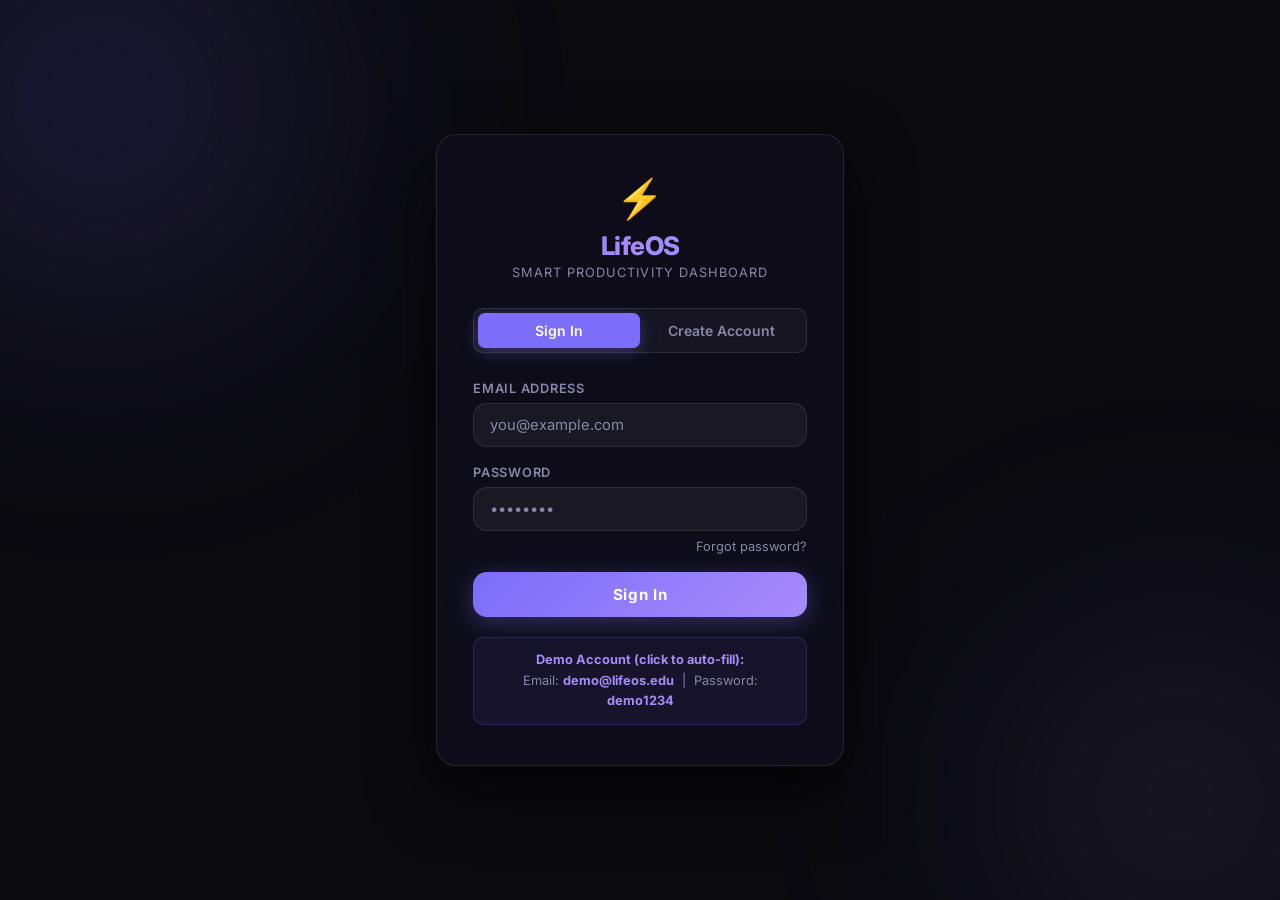
<file: Capstone Project/lifeOS (2)/lifeOS/index.html>
<!DOCTYPE html>
<html lang="en" data-theme="dark">
<head>
    <meta charset="UTF-8" />
    <meta name="viewport" content="width=device-width, initial-scale=1.0" />
    <title>LifeOS – Smart Personal Productivity Dashboard</title>
    <meta name="description" content="LifeOS is a smart personal productivity dashboard for managing tasks, goals, activity history, and universal search — built with Queue, Stack, Tree, and HashMap data structures." />
    <meta name="keywords" content="productivity, task manager, goal tracker, dashboard, data structures" />
    <link rel="stylesheet" href="css/style.css" />
    <script>
        // Auth Guard: Open login page first if user is not signed in
        if (!localStorage.getItem('lifeos_logged_in') && !sessionStorage.getItem('lifeos_logged_in')) {
            window.location.replace('auth.html');
        }
    </script>
</head>
<body data-theme="dark">

<!-- ══════════════════════════════════════════
     APP SHELL
══════════════════════════════════════════ -->
<div class="app-shell">

    <!-- ─────────────────────────────────────
         SIDEBAR
    ───────────────────────────────────────── -->
    <nav id="sidebar" role="navigation" aria-label="Main navigation">
        <div class="sidebar-logo">
            <div class="logo-text">⚡ LifeOS</div>
            <div class="logo-sub">Productivity Dashboard</div>
        </div>

        <div class="sidebar-nav">
            <a href="#" class="nav-item nav-active" data-nav="dashboard" id="nav-dashboard" aria-label="Dashboard">
                <span class="nav-icon">🏠</span>
                <span>Dashboard</span>
            </a>
            <a href="#" class="nav-item" data-nav="tasks-goals" id="nav-tasks-goals" aria-label="Tasks and Goals">
                <span class="nav-icon">📋</span>
                <span>Tasks &amp; Goals</span>
            </a>
            <a href="#" class="nav-item" data-nav="notes" id="nav-notes" aria-label="Notes">
                <span class="nav-icon">📝</span>
                <span>Notes</span>
            </a>
            <a href="#" class="nav-item" data-nav="activity" id="nav-activity" aria-label="Activity History">
                <span class="nav-icon">🕒</span>
                <span>Activity</span>
            </a>
            <a href="#" class="nav-item" data-nav="search" id="nav-search" aria-label="Universal Search">
                <span class="nav-icon">🔍</span>
                <span>Universal Search</span>
            </a>
            <a href="#" class="nav-item" data-nav="analytics" id="nav-analytics" aria-label="Analytics">
                <span class="nav-icon">📊</span>
                <span>Analytics</span>
            </a>
            <a href="#" class="nav-item" data-nav="settings" id="nav-settings" aria-label="Settings">
                <span class="nav-icon">⚙️</span>
                <span>Settings</span>
            </a>
        </div>

        <div class="sidebar-footer">
            <div class="sidebar-user-card" id="sidebar-user-card" title="Click to open Login page" style="cursor: pointer;">
                <div class="sidebar-avatar" id="sidebar-avatar">
                    <span id="sidebar-avatar-text">D</span>
                    <span class="user-status-dot" title="Active"></span>
                </div>
                <div class="sidebar-user-info">
                    <div class="sidebar-user-name" id="sidebar-user-name">Demo Student</div>
                    <div class="sidebar-user-email" id="sidebar-user-email">demo@lifeos.edu</div>
                </div>
            </div>
            <button id="logout-btn" class="btn-logout" title="Sign out to Login Page" aria-label="Sign out">
                <span class="logout-icon">🚪</span>
                <span class="logout-text">Sign Out</span>
            </button>
        </div>
    </nav>

    <!-- ─────────────────────────────────────
         MAIN CONTENT
    ───────────────────────────────────────── -->
    <div class="main-content">

        <!-- HEADER -->
        <header class="app-header" role="banner">
            <div class="header-left">
                <button class="hamburger-btn" id="hamburger-btn" aria-label="Toggle sidebar">☰</button>
                <div class="header-search-wrap">
                    <span class="search-icon">🔍</span>
                    <input type="search"
                           id="header-search"
                           placeholder="Search tasks, goals, notes…"
                           aria-label="Global search"
                           autocomplete="off" />
                </div>
            </div>
            <div class="header-right">
                <div class="header-datetime" aria-live="polite">
                    <div class="header-time" id="current-time">--:--:--</div>
                    <div class="header-date" id="current-date"></div>
                </div>
                <button id="theme-toggle" aria-label="Toggle theme" title="Toggle dark/light mode">☀️</button>
            </div>
        </header>

        <!-- ══════════════════════════════════
             SECTION: DASHBOARD (HOME)
        ══════════════════════════════════════ -->
        <section id="section-dashboard" class="page-section active-section" role="main">

            <!-- Welcome Banner -->
            <div class="welcome-banner">
                <div class="welcome-title">Good day! Welcome back to LifeOS 👋</div>
                <div class="welcome-subtitle">Here's your productivity overview for today.</div>
                <div class="welcome-score">Productivity Score: <strong id="productivity-score-mini">0%</strong></div>
            </div>

            <!-- Summary Cards -->
            <div class="summary-grid summary-grid-extended" role="region" aria-label="Summary statistics">
                <div class="summary-card card-tasks">
                    <span class="card-icon">📋</span>
                    <div class="card-value" id="card-total-tasks">0</div>
                    <div class="card-label">Total Tasks</div>
                </div>
                <div class="summary-card card-pending">
                    <span class="card-icon">⏳</span>
                    <div class="card-value" id="card-pending-tasks">0</div>
                    <div class="card-label">Pending Tasks</div>
                </div>
                <div class="summary-card card-done">
                    <span class="card-icon">✅</span>
                    <div class="card-value" id="card-completed-tasks">0</div>
                    <div class="card-label">Completed Tasks</div>
                </div>
                <div class="summary-card card-goals">
                    <span class="card-icon">🎯</span>
                    <div class="card-value" id="card-active-goals">0</div>
                    <div class="card-label">Active Goals</div>
                </div>
                <div class="summary-card card-goals-done">
                    <span class="card-icon">⭐</span>
                    <div class="card-value" id="card-completed-goals">0</div>
                    <div class="card-label">Completed Goals</div>
                </div>
                <div class="summary-card card-progress">
                    <span class="card-icon">📈</span>
                    <div class="card-value" id="card-overall-progress">0%</div>
                    <div class="card-label">Goal Progress</div>
                </div>
                <div class="summary-card card-score">
                    <span class="card-icon">🏆</span>
                    <div class="card-value" id="card-productivity">0%</div>
                    <div class="card-label">Productivity</div>
                </div>
            </div>

            <!-- Dashboard Grid -->
            <div class="dashboard-grid">

                <!-- Today's Tasks -->
                <div class="card">
                    <div class="widget-title">
                        <span>📋 Today's Tasks</span>
                        <button class="btn btn-primary btn-sm" onclick="openModal('add-task-modal')" id="dash-add-task-btn" aria-label="Add new task">+ Add Task</button>
                    </div>
                    <div id="today-tasks">
                        <div class="empty-state"><span class="empty-icon">📋</span><p>No tasks yet.</p></div>
                    </div>
                </div>

                <!-- Goals Overview -->
                <div class="card">
                    <div class="widget-title">
                        <span>🎯 Goals Overview</span>
                        <button class="btn btn-primary btn-sm" onclick="openModal('add-goal-modal')" id="dash-add-goal-btn" aria-label="Add new goal">+ New Goal</button>
                    </div>
                    <div id="goals-overview">
                        <div class="empty-state"><span class="empty-icon">🎯</span><p>No goals yet.</p></div>
                    </div>
                </div>

                <!-- Recent Activity -->
                <div class="card">
                    <div class="widget-title">
                        <span>🕒 Recent Activity</span>
                        <button class="btn btn-ghost btn-sm" onclick="navigateTo('activity')" id="dash-view-all-activity-btn">View All</button>
                    </div>
                    <div id="dashboard-activity">
                        <div class="empty-state"><span class="empty-icon">🕒</span><p>No activity yet.</p></div>
                    </div>
                </div>

                <!-- Productivity Score Widget -->
                <div class="card">
                    <div class="widget-title">📈 Productivity Score</div>
                    <div class="productivity-ring-wrap">
                        <div class="productivity-ring">
                            <svg width="130" height="130" viewBox="0 0 130 130" aria-label="Productivity ring chart">
                                <defs>
                                    <linearGradient id="ring-gradient" x1="0%" y1="0%" x2="100%" y2="0%">
                                        <stop offset="0%" stop-color="#7c6df0" />
                                        <stop offset="100%" stop-color="#e879f9" />
                                    </linearGradient>
                                </defs>
                                <circle class="ring-bg" cx="65" cy="65" r="54" />
                                <circle id="productivity-ring-fill" cx="65" cy="65" r="54"
                                        stroke-dasharray="339.3"
                                        stroke-dashoffset="339.3" />
                            </svg>
                            <div class="ring-center-text">
                                <span id="productivity-ring-text">0%</span>
                                <span class="ring-label">Score</span>
                            </div>
                        </div>
                        <p style="font-size:12px;color:var(--text-muted);text-align:center;margin-top:12px;">
                            Your score is calculated from task completion (60%) and goal progress (40%).
                        </p>
                    </div>
                </div>

                <!-- ═══ DATA STRUCTURES DEMONSTRATION PANEL ═══ -->
                <div class="card card-full">
                    <div class="widget-title">
                        <span>🎓 DATA STRUCTURES USED IN LIFEOS</span>
                        <span class="ds-badge ds-queue" style="margin-left:auto;">Academic Overview</span>
                    </div>
                    <div class="ds-demo-grid">
                        <div class="ds-demo-card">
                            <div class="ds-card-header">
                                <span class="ds-card-icon">📋</span>
                                <div>
                                    <div class="ds-card-name">QUEUE</div>
                                    <div class="ds-card-feature">Task Scheduling</div>
                                </div>
                            </div>
                            <p class="ds-card-desc">Organizes tasks in FIFO processing order. Newest items enqueue at rear, head task dequeued upon completion.</p>
                            <span class="ds-card-tag">FIFO · First In, First Out</span>
                        </div>

                        <div class="ds-demo-card">
                            <div class="ds-card-header">
                                <span class="ds-card-icon">🎯</span>
                                <div>
                                    <div class="ds-card-name">TREE</div>
                                    <div class="ds-card-feature">Goal Management</div>
                                </div>
                            </div>
                            <p class="ds-card-desc">Organizes main goals and sub-goals hierarchically. Child completion automatically recalculates parent goal progress.</p>
                            <span class="ds-card-tag">N-ary Tree · Recursion</span>
                        </div>

                        <div class="ds-demo-card">
                            <div class="ds-card-header">
                                <span class="ds-card-icon">🕒</span>
                                <div>
                                    <div class="ds-card-name">STACK</div>
                                    <div class="ds-card-feature">Activity History</div>
                                </div>
                            </div>
                            <p class="ds-card-desc">Logs recent user actions in LIFO order. The most recent activity is pushed to top and displayed first.</p>
                            <span class="ds-card-tag">LIFO · Last In, First Out</span>
                        </div>

                        <div class="ds-demo-card">
                            <div class="ds-card-header">
                                <span class="ds-card-icon">🔍</span>
                                <div>
                                    <div class="ds-card-name">HASH MAP</div>
                                    <div class="ds-card-feature">Universal Search</div>
                                </div>
                            </div>
                            <p class="ds-card-desc">Indexes all tasks, goals, notes, and activity events by unique keys for fast O(1) retrieval and filtering.</p>
                            <span class="ds-card-tag">HashMap · O(1) Retrieval</span>
                        </div>
                    </div>
                </div>

                <!-- ═══ SYSTEM STATUS PANEL ═══ -->
                <div class="card card-full">
                    <div class="widget-title">
                        <span>⚡ SYSTEM STATUS &amp; MODULE HEALTH</span>
                        <span class="status-live-pill" style="margin-left:auto;">● System Operational</span>
                    </div>
                    <div class="system-status-grid">
                        <div class="status-item">
                            <span class="status-dot dot-active">●</span>
                            <span class="status-module">Queue Module</span>
                            <span class="status-value" id="status-queue">Active</span>
                        </div>
                        <div class="status-item">
                            <span class="status-dot dot-active">●</span>
                            <span class="status-module">Tree Module</span>
                            <span class="status-value" id="status-tree">Active</span>
                        </div>
                        <div class="status-item">
                            <span class="status-dot dot-active">●</span>
                            <span class="status-module">Stack Module</span>
                            <span class="status-value" id="status-stack">Active</span>
                        </div>
                        <div class="status-item">
                            <span class="status-dot dot-active">●</span>
                            <span class="status-module">Hash Map Module</span>
                            <span class="status-value" id="status-hashmap">Active</span>
                        </div>
                        <div class="status-item">
                            <span class="status-dot dot-active">●</span>
                            <span class="status-module">Local Storage</span>
                            <span class="status-value" id="status-storage">Active</span>
                        </div>
                    </div>
                </div>

            </div><!-- /dashboard-grid -->
        </section>

        <!-- ══════════════════════════════════
             SECTION: TASKS & GOALS
        ══════════════════════════════════════ -->
        <section id="section-tasks-goals" class="page-section">
            <div class="section-header">
                <div>
                    <h1 class="section-title">📋 Tasks &amp; Goals</h1>
                    <p class="section-subtitle">Manage your tasks (Queue) and goals (Tree)</p>
                </div>
                <div style="display:flex;gap:10px;flex-wrap:wrap;">
                    <button class="btn btn-primary" onclick="openModal('add-task-modal')" id="tg-add-task-btn" aria-label="Add task">+ Add Task</button>
                    <button class="btn btn-outline" onclick="openModal('add-goal-modal')" id="tg-add-goal-btn" aria-label="Add goal">🎯 New Goal</button>
                </div>
            </div>

            <div class="module-grid">

                <!-- ═══ Tasks Panel ═══ -->
                <div class="module-panel">
                    <!-- Panel Title + DS Badge -->
                    <div class="module-panel-title">
                        <div class="panel-title-left">
                            <span>📋 Task Queue</span>
                            <span class="ds-badge ds-queue">Data Structure: QUEUE</span>
                        </div>
                        <button class="btn btn-primary btn-sm" onclick="openModal('add-task-modal')" id="tg-inline-add-task-btn" aria-label="Add task">+ Add Task</button>
                    </div>

                    <!-- Queue Stats Bar -->
                    <div class="queue-stats-bar">
                        <div class="queue-stat">
                            <span class="qs-label">Queue Size</span>
                            <span class="qs-value" id="queue-size-badge">0</span>
                        </div>
                        <div class="queue-stat">
                            <span class="qs-label">Pending</span>
                            <span class="qs-value qs-pending" id="queue-pending-badge">0</span>
                        </div>
                        <div class="queue-stat">
                            <span class="qs-label">FIFO Order</span>
                            <span class="qs-value qs-info">↓ enqueue</span>
                        </div>
                        <div class="queue-stat">
                            <span class="qs-label">Head (Next)</span>
                            <span class="qs-value qs-head" id="queue-head-task">—</span>
                        </div>
                    </div>

                    <!-- Task Tabs -->
                    <div class="tabs" role="tablist" aria-label="Task filter tabs">
                        <button class="tab-btn tab-active"
                                id="tab-pending"
                                role="tab"
                                aria-selected="true"
                                onclick="switchTaskTab('pending')">⏳ Pending</button>
                        <button class="tab-btn"
                                id="tab-completed"
                                role="tab"
                                aria-selected="false"
                                onclick="switchTaskTab('completed')">✅ Completed</button>
                        <button class="btn btn-danger btn-sm" id="clear-completed-btn"
                                style="display:none;margin-left:auto;"
                                aria-label="Clear completed tasks">🗑️ Clear Done</button>
                    </div>

                    <div id="tab-panel-pending" class="tab-panel tab-panel-active" role="tabpanel">
                        <div id="tasks-pending-list">
                            <div class="empty-state"><span class="empty-icon">✨</span><p>No pending tasks. Add one above!</p></div>
                        </div>
                    </div>
                    <div id="tab-panel-completed" class="tab-panel" role="tabpanel">
                        <div id="tasks-completed-list">
                            <div class="empty-state"><span class="empty-icon">📋</span><p>No completed tasks yet.</p></div>
                        </div>
                    </div>
                </div>

                <!-- ═══ Goals Panel ═══ -->
                <div class="module-panel">
                    <!-- Panel Title + DS Badge -->
                    <div class="module-panel-title">
                        <div class="panel-title-left">
                            <span>🎯 Goal Tree</span>
                            <span class="ds-badge ds-tree">Data Structure: TREE</span>
                        </div>
                        <button class="btn btn-outline btn-sm" onclick="openModal('add-goal-modal')" id="tg-inline-add-goal-btn" aria-label="Add goal">🎯 New Goal</button>
                    </div>

                    <!-- Tree legend -->
                    <div class="tree-legend">
                        <span class="tl-item"><span>🎯</span> Main Goal</span>
                        <span class="tl-sep">›</span>
                        <span class="tl-item"><span>📌</span> Sub-Goal</span>
                        <span class="tl-sep">›</span>
                        <span class="tl-item"><span>◦</span> Task</span>
                        <span class="tl-right">▼/▶ expand/collapse</span>
                    </div>

                    <div id="goals-tree-container">
                        <div class="empty-state"><span class="empty-icon">🎯</span><p>No goals yet. Create your first goal!</p></div>
                    </div>
                </div>

            </div>
        </section>

        <!-- ══════════════════════════════════
             SECTION: NOTES
        ══════════════════════════════════════ -->
        <section id="section-notes" class="page-section">
            <div class="section-header">
                <div>
                    <h1 class="section-title">📝 Notes</h1>
                    <p class="section-subtitle">Create and manage your notes · searchable via Universal Search</p>
                </div>
                <div style="display:flex;gap:10px;flex-wrap:wrap;align-items:center;">
                    <input type="search"
                           id="notes-search"
                           class="form-control"
                           placeholder="Filter notes…"
                           style="max-width:220px;"
                           aria-label="Filter notes" />
                    <button class="btn btn-primary" onclick="openModal('add-note-modal')" id="notes-add-btn" aria-label="Add note">+ New Note</button>
                </div>
            </div>

            <div class="notes-grid" id="notes-grid">
                <div class="empty-state"><span class="empty-icon">📝</span><p>No notes yet. Create your first note!</p></div>
            </div>
        </section>

        <!-- ══════════════════════════════════
             SECTION: ACTIVITY (STACK)
        ══════════════════════════════════════ -->
        <section id="section-activity" class="page-section">
            <div class="section-header">
                <div>
                    <h1 class="section-title">🕒 Activity History</h1>
                    <p class="section-subtitle">All actions logged via the Activity Stack (LIFO) — newest first</p>
                </div>
                <button class="btn btn-outline btn-sm"
                        id="activity-clear-btn"
                        onclick="if(confirm('Clear all activity history?')){ clearActivities(); showToast('Activity cleared.', 'success'); }"
                        aria-label="Clear activity history">🗑️ Clear History</button>
            </div>

            <div class="card" style="max-height:calc(100vh - 220px);overflow-y:auto;">
                <div id="activity-feed">
                    <div class="empty-state"><span class="empty-icon">🕒</span><p>No activities yet.</p></div>
                </div>
            </div>
        </section>

        <!-- ══════════════════════════════════
             SECTION: UNIVERSAL SEARCH
        ══════════════════════════════════════ -->
        <section id="section-search" class="page-section">
            <div class="section-header">
                <div>
                    <h1 class="section-title">🔍 Universal Search</h1>
                    <p class="section-subtitle">Search across all tasks, goals, sub-goals, notes, and activity history using HashMap O(1) index</p>
                </div>
            </div>

            <div class="search-input-wrap">
                <span class="search-icon">🔍</span>
                <input type="search"
                       id="search-input-main"
                       placeholder="Search everything… e.g. 'DSA', 'project', 'resume'"
                       aria-label="Universal search"
                       autocomplete="off" />
            </div>

            <div id="search-results">
                <div class="search-placeholder">
                    <span class="search-icon-large">🔍</span>
                    <p>Start typing to search across tasks, goals, and notes…</p>
                </div>
            </div>
        </section>

        <!-- ══════════════════════════════════
             SECTION: ANALYTICS
        ══════════════════════════════════════ -->
        <section id="section-analytics" class="page-section">
            <div class="section-header">
                <div>
                    <h1 class="section-title">📊 Productivity Analytics</h1>
                    <p class="section-subtitle">Your productivity insights at a glance</p>
                </div>
            </div>

            <!-- Stats Row -->
            <div class="analytics-grid" role="region" aria-label="Analytics statistics">
                <div class="analytics-stat">
                    <div class="stat-value" id="analytics-total-tasks">0</div>
                    <div class="stat-label">Total Tasks</div>
                </div>
                <div class="analytics-stat">
                    <div class="stat-value" id="analytics-completed-tasks" style="color:var(--success)">0</div>
                    <div class="stat-label">Completed Tasks</div>
                </div>
                <div class="analytics-stat">
                    <div class="stat-value" id="analytics-pending-tasks" style="color:var(--warning)">0</div>
                    <div class="stat-label">Pending Tasks</div>
                </div>
                <div class="analytics-stat">
                    <div class="stat-value" id="analytics-activity-count" style="color:#e879f9">0</div>
                    <div class="stat-label">Activity Events</div>
                </div>
                <div class="analytics-stat">
                    <div class="stat-value" id="analytics-total-goals">0</div>
                    <div class="stat-label">Total Goals</div>
                </div>
                <div class="analytics-stat">
                    <div class="stat-value" id="analytics-completed-goals" style="color:var(--success)">0</div>
                    <div class="stat-label">Completed Goals</div>
                </div>
                <div class="analytics-stat">
                    <div class="stat-value" id="analytics-task-pct" style="color:var(--accent-light)">0%</div>
                    <div class="stat-label">Task Completion</div>
                </div>
                <div class="analytics-stat">
                    <div class="stat-value" id="analytics-goal-pct" style="color:#fb923c">0%</div>
                    <div class="stat-label">Goal Completion</div>
                </div>
            </div>

            <!-- Charts -->
            <div class="analytics-charts">

                <!-- Completion Bars -->
                <div class="chart-card">
                    <h2 class="chart-title">📈 Completion Rates</h2>

                    <div class="bar-chart-item">
                        <div class="bar-label-row">
                            <span>Task Completion</span>
                            <span id="bar-task-completion-label">0%</span>
                        </div>
                        <div class="bar-track">
                            <div class="bar-fill bar-success" id="bar-task-completion"></div>
                        </div>
                    </div>

                    <div class="bar-chart-item">
                        <div class="bar-label-row">
                            <span>Goal Completion</span>
                            <span id="bar-goal-completion-label">0%</span>
                        </div>
                        <div class="bar-track">
                            <div class="bar-fill" id="bar-goal-completion" style="background:linear-gradient(90deg,#ea580c,#fb923c)"></div>
                        </div>
                    </div>

                    <div class="bar-chart-item">
                        <div class="bar-label-row">
                            <span>Overall Productivity</span>
                            <span id="bar-productivity-label">0%</span>
                        </div>
                        <div class="bar-track">
                            <div class="bar-fill" id="bar-productivity"></div>
                        </div>
                    </div>

                    <div class="divider"></div>

                    <!-- Priority distribution -->
                    <h3 class="chart-title" style="font-size:13px;margin-top:4px;">🎨 Task Priority Distribution</h3>

                    <div class="priority-bar-item">
                        <div class="priority-label-row">
                            <span>🔴 High &nbsp;<strong id="chart-high-count">0</strong></span>
                            <span id="bar-high-label">0%</span>
                        </div>
                        <div class="bar-track">
                            <div class="bar-fill bar-danger" id="bar-high"></div>
                        </div>
                    </div>
                    <div class="priority-bar-item">
                        <div class="priority-label-row">
                            <span>🟡 Medium &nbsp;<strong id="chart-medium-count">0</strong></span>
                            <span id="bar-medium-label">0%</span>
                        </div>
                        <div class="bar-track">
                            <div class="bar-fill bar-warning" id="bar-medium"></div>
                        </div>
                    </div>
                    <div class="priority-bar-item">
                        <div class="priority-label-row">
                            <span>🟢 Low &nbsp;<strong id="chart-low-count">0</strong></span>
                            <span id="bar-low-label">0%</span>
                        </div>
                        <div class="bar-track">
                            <div class="bar-fill bar-success" id="bar-low"></div>
                        </div>
                    </div>
                </div>

                <!-- Productivity Ring (large) -->
                <div class="chart-card" style="display:flex;flex-direction:column;align-items:center;justify-content:center;">
                    <h2 class="chart-title" style="text-align:center;margin-bottom:24px;">⭐ Productivity Score</h2>
                    <div class="productivity-ring-wrap">
                        <div class="productivity-ring" style="width:160px;height:160px;">
                            <svg width="160" height="160" viewBox="0 0 160 160" aria-label="Large productivity ring">
                                <defs>
                                    <linearGradient id="ring-gradient-2" x1="0%" y1="0%" x2="100%" y2="0%">
                                        <stop offset="0%" stop-color="#7c6df0" />
                                        <stop offset="100%" stop-color="#e879f9" />
                                    </linearGradient>
                                </defs>
                                <circle fill="none" stroke="var(--bg-input)" stroke-width="12"
                                        cx="80" cy="80" r="64"
                                        transform="rotate(-90 80 80)" />
                                <circle fill="none" stroke="url(#ring-gradient-2)" stroke-width="12"
                                        stroke-linecap="round"
                                        cx="80" cy="80" r="64"
                                        stroke-dasharray="402.1"
                                        stroke-dashoffset="402.1"
                                        id="analytics-ring-fill"
                                        transform="rotate(-90 80 80)"
                                        style="transition: stroke-dashoffset 0.8s cubic-bezier(0.34,1.56,0.64,1)" />
                            </svg>
                            <div class="ring-center-text">
                                <span id="analytics-score" style="font-size:28px;font-weight:800;letter-spacing:-1px;">0%</span>
                                <span class="ring-label">Overall Score</span>
                            </div>
                        </div>
                    </div>
                </div>

            </div><!-- /analytics-charts -->
        </section>

        <!-- ══════════════════════════════════
             SECTION: SETTINGS
        ══════════════════════════════════════ -->
        <section id="section-settings" class="page-section">
            <div class="section-header">
                <div>
                    <h1 class="section-title">⚙️ Settings</h1>
                    <p class="section-subtitle">Customize your LifeOS experience</p>
                </div>
            </div>

            <!-- Theme -->
            <div class="settings-section">
                <div class="settings-section-title">🎨 Appearance</div>
                <div class="settings-row">
                    <div class="settings-row-info">
                        <p>Theme</p>
                        <span>Choose between dark and light mode</span>
                    </div>
                    <div class="theme-buttons">
                        <button class="btn btn-outline" id="settings-theme-dark" aria-label="Enable dark mode">🌙 Dark</button>
                        <button class="btn btn-outline" id="settings-theme-light" aria-label="Enable light mode">☀️ Light</button>
                    </div>
                </div>
            </div>

            <!-- Data Management -->
            <div class="settings-section">
                <div class="settings-section-title">🗄️ Data Management</div>
                <div class="settings-row">
                    <div class="settings-row-info">
                        <p>Clear Activity History</p>
                        <span>Remove all logged activities from the Stack</span>
                    </div>
                    <button class="btn btn-outline" id="settings-clear-activity" aria-label="Clear activity history">🗑️ Clear History</button>
                </div>
                <div class="settings-row">
                    <div class="settings-row-info">
                        <p>Reset Dashboard</p>
                        <span>⚠️ Delete ALL tasks, goals, notes, and activities permanently</span>
                    </div>
                    <button class="btn btn-danger" id="settings-reset" aria-label="Reset dashboard data">🔄 Reset All Data</button>
                </div>
            </div>

            <!-- About -->
            <div class="settings-section">
                <div class="settings-section-title">ℹ️ About LifeOS</div>
                <div class="settings-row">
                    <div class="settings-row-info">
                        <p>Version</p>
                        <span>LifeOS V1 – Smart Personal Productivity Dashboard</span>
                    </div>
                    <span class="badge priority-low">V1.0</span>
                </div>
                <div class="settings-row">
                    <div class="settings-row-info">
                        <p>Data Storage</p>
                        <span>All data stored locally in your browser via LocalStorage</span>
                    </div>
                    <span style="font-size:12px;color:var(--text-muted);">Local Only</span>
                </div>
                <div class="settings-row">
                    <div class="settings-row-info">
                        <p>Data Structures Used</p>
                        <span>Queue (Tasks) · Tree (Goals) · Stack (Activity) · HashMap (Search)</span>
                    </div>
                </div>
            </div>
        </section>

    </div><!-- /main-content -->
</div><!-- /app-shell -->

<!-- ══════════════════════════════════════════
     MODALS
══════════════════════════════════════════ -->

<!-- Add Task Modal -->
<div class="modal-overlay" id="add-task-modal" role="dialog" aria-modal="true" aria-labelledby="add-task-modal-title">
    <div class="modal-dialog">
        <div class="modal-header">
            <h2 class="modal-title" id="add-task-modal-title">📋 Add New Task</h2>
            <button class="modal-close" aria-label="Close modal">✕</button>
        </div>
        <form id="add-task-form" novalidate>
            <div class="modal-body">
                <div class="form-group">
                    <label class="form-label" for="task-title">Task Title *</label>
                    <input type="text" id="task-title" class="form-control" placeholder="e.g. Study DSA Arrays" required autocomplete="off" />
                </div>
                <div class="form-row">
                    <div class="form-group">
                        <label class="form-label" for="task-priority">Priority</label>
                        <select id="task-priority" class="form-control">
                            <option value="medium">🟡 Medium</option>
                            <option value="high">🔴 High</option>
                            <option value="low">🟢 Low</option>
                        </select>
                    </div>
                    <div class="form-group">
                        <label class="form-label" for="task-date">Due Date</label>
                        <input type="date" id="task-date" class="form-control" />
                    </div>
                </div>
                <div class="form-group">
                    <label class="form-label" for="task-goal-link">Link to Goal <span style="color:var(--text-muted);font-weight:400;">(optional)</span></label>
                    <select id="task-goal-link" class="form-control">
                        <option value="">— No goal link —</option>
                    </select>
                </div>
                <div class="form-group">
                    <label class="form-label" for="task-notes">Notes (optional)</label>
                    <textarea id="task-notes" class="form-control" placeholder="Any additional details…" rows="2"></textarea>
                </div>
            </div>
            <div class="modal-footer">
                <button type="button" class="btn btn-ghost modal-close" aria-label="Cancel">Cancel</button>
                <button type="submit" class="btn btn-primary" id="add-task-submit-btn">+ Add Task</button>
            </div>
        </form>
    </div>
</div>

<!-- Edit Task Modal -->
<div class="modal-overlay" id="edit-task-modal" role="dialog" aria-modal="true" aria-labelledby="edit-task-modal-title">
    <div class="modal-dialog">
        <div class="modal-header">
            <h2 class="modal-title" id="edit-task-modal-title">✏️ Edit Task</h2>
            <button class="modal-close" aria-label="Close modal">✕</button>
        </div>
        <form id="edit-task-form" novalidate>
            <div class="modal-body">
                <input type="hidden" id="edit-task-id" />
                <div class="form-group">
                    <label class="form-label" for="edit-task-title">Task Title *</label>
                    <input type="text" id="edit-task-title" class="form-control" required autocomplete="off" />
                </div>
                <div class="form-row">
                    <div class="form-group">
                        <label class="form-label" for="edit-task-priority">Priority</label>
                        <select id="edit-task-priority" class="form-control">
                            <option value="medium">🟡 Medium</option>
                            <option value="high">🔴 High</option>
                            <option value="low">🟢 Low</option>
                        </select>
                    </div>
                    <div class="form-group">
                        <label class="form-label" for="edit-task-date">Due Date</label>
                        <input type="date" id="edit-task-date" class="form-control" />
                    </div>
                </div>
                <div class="form-group">
                    <label class="form-label" for="edit-task-goal-link">Link to Goal <span style="color:var(--text-muted);font-weight:400;">(optional)</span></label>
                    <select id="edit-task-goal-link" class="form-control">
                        <option value="">— No goal link —</option>
                    </select>
                </div>
                <div class="form-group">
                    <label class="form-label" for="edit-task-notes">Notes</label>
                    <textarea id="edit-task-notes" class="form-control" rows="2"></textarea>
                </div>
            </div>
            <div class="modal-footer">
                <button type="button" class="btn btn-ghost modal-close" aria-label="Cancel">Cancel</button>
                <button type="submit" class="btn btn-primary" id="edit-task-submit-btn">Save Changes</button>
            </div>
        </form>
    </div>
</div>

<!-- Add Goal Modal -->
<div class="modal-overlay" id="add-goal-modal" role="dialog" aria-modal="true" aria-labelledby="add-goal-modal-title">
    <div class="modal-dialog">
        <div class="modal-header">
            <h2 class="modal-title" id="add-goal-modal-title">🎯 Create New Goal</h2>
            <button class="modal-close" aria-label="Close modal">✕</button>
        </div>
        <form id="add-goal-form" novalidate>
            <div class="modal-body">
                <div class="form-group">
                    <label class="form-label" for="goal-title">Goal Title *</label>
                    <input type="text" id="goal-title" class="form-control" placeholder="e.g. Become a Software Engineer" required autocomplete="off" />
                </div>
                <div class="form-group">
                    <label class="form-label" for="goal-desc">Description (optional)</label>
                    <textarea id="goal-desc" class="form-control" placeholder="What does achieving this goal mean to you?" rows="3"></textarea>
                </div>
            </div>
            <div class="modal-footer">
                <button type="button" class="btn btn-ghost modal-close" aria-label="Cancel">Cancel</button>
                <button type="submit" class="btn btn-primary" id="add-goal-submit-btn">🎯 Create Goal</button>
            </div>
        </form>
    </div>
</div>

<!-- Add Sub-Goal Modal -->
<div class="modal-overlay" id="add-subgoal-modal" role="dialog" aria-modal="true" aria-labelledby="add-subgoal-modal-title">
    <div class="modal-dialog">
        <div class="modal-header">
            <h2 class="modal-title" id="add-subgoal-modal-title">➕ Add Sub-Goal</h2>
            <button class="modal-close" aria-label="Close modal">✕</button>
        </div>
        <form id="add-subgoal-form" novalidate>
            <div class="modal-body">
                <p style="font-size:13px;color:var(--text-muted);margin-bottom:14px;">
                    Adding sub-goal under: <strong id="subgoal-parent-name"></strong>
                </p>
                <input type="hidden" id="subgoal-parent-id" />
                <div class="form-group">
                    <label class="form-label" for="subgoal-title">Sub-Goal Title *</label>
                    <input type="text" id="subgoal-title" class="form-control" placeholder="e.g. Learn Arrays" required autocomplete="off" />
                </div>
                <div class="form-group">
                    <label class="form-label" for="subgoal-desc">Description (optional)</label>
                    <textarea id="subgoal-desc" class="form-control" placeholder="Details about this sub-goal…" rows="2"></textarea>
                </div>
            </div>
            <div class="modal-footer">
                <button type="button" class="btn btn-ghost modal-close" aria-label="Cancel">Cancel</button>
                <button type="submit" class="btn btn-primary" id="add-subgoal-submit-btn">➕ Add Sub-Goal</button>
            </div>
        </form>
    </div>
</div>

<!-- Edit Goal Modal -->
<div class="modal-overlay" id="edit-goal-modal" role="dialog" aria-modal="true" aria-labelledby="edit-goal-modal-title">
    <div class="modal-dialog">
        <div class="modal-header">
            <h2 class="modal-title" id="edit-goal-modal-title">✏️ Edit Goal</h2>
            <button class="modal-close" aria-label="Close modal">✕</button>
        </div>
        <form id="edit-goal-form" novalidate>
            <div class="modal-body">
                <input type="hidden" id="edit-goal-id" />
                <div class="form-group">
                    <label class="form-label" for="edit-goal-title">Goal Title *</label>
                    <input type="text" id="edit-goal-title" class="form-control" required autocomplete="off" />
                </div>
                <div class="form-group">
                    <label class="form-label" for="edit-goal-description">Description</label>
                    <textarea id="edit-goal-description" class="form-control" rows="3"></textarea>
                </div>
            </div>
            <div class="modal-footer">
                <button type="button" class="btn btn-ghost modal-close" aria-label="Cancel">Cancel</button>
                <button type="submit" class="btn btn-primary" id="edit-goal-submit-btn">Save Changes</button>
            </div>
        </form>
    </div>
</div>

<!-- Add Note Modal -->
<div class="modal-overlay" id="add-note-modal" role="dialog" aria-modal="true" aria-labelledby="add-note-modal-title">
    <div class="modal-dialog">
        <div class="modal-header">
            <h2 class="modal-title" id="add-note-modal-title">📝 New Note</h2>
            <button class="modal-close" aria-label="Close modal">✕</button>
        </div>
        <form id="add-note-form" novalidate>
            <div class="modal-body">
                <div class="form-group">
                    <label class="form-label" for="note-title">Title *</label>
                    <input type="text" id="note-title" class="form-control" placeholder="Note title" required autocomplete="off" />
                </div>
                <div class="form-group">
                    <label class="form-label" for="note-category">Category</label>
                    <select id="note-category" class="form-control">
                        <option value="General">General</option>
                        <option value="Work">Work</option>
                        <option value="Personal">Personal</option>
                        <option value="Study">Study</option>
                        <option value="Ideas">Ideas</option>
                        <option value="Other">Other</option>
                    </select>
                </div>
                <div class="form-group">
                    <label class="form-label" for="note-content">Content</label>
                    <textarea id="note-content" class="form-control" placeholder="Write your note here…" rows="5"></textarea>
                </div>
            </div>
            <div class="modal-footer">
                <button type="button" class="btn btn-ghost modal-close" aria-label="Cancel">Cancel</button>
                <button type="submit" class="btn btn-primary" id="add-note-submit-btn">📝 Save Note</button>
            </div>
        </form>
    </div>
</div>

<!-- Edit Note Modal -->
<div class="modal-overlay" id="edit-note-modal" role="dialog" aria-modal="true" aria-labelledby="edit-note-modal-title">
    <div class="modal-dialog">
        <div class="modal-header">
            <h2 class="modal-title" id="edit-note-modal-title">✏️ Edit Note</h2>
            <button class="modal-close" aria-label="Close modal">✕</button>
        </div>
        <form id="edit-note-form" novalidate>
            <div class="modal-body">
                <input type="hidden" id="edit-note-id" />
                <div class="form-group">
                    <label class="form-label" for="edit-note-title">Title *</label>
                    <input type="text" id="edit-note-title" class="form-control" required autocomplete="off" />
                </div>
                <div class="form-group">
                    <label class="form-label" for="edit-note-category">Category</label>
                    <select id="edit-note-category" class="form-control">
                        <option value="General">General</option>
                        <option value="Work">Work</option>
                        <option value="Personal">Personal</option>
                        <option value="Study">Study</option>
                        <option value="Ideas">Ideas</option>
                        <option value="Other">Other</option>
                    </select>
                </div>
                <div class="form-group">
                    <label class="form-label" for="edit-note-content">Content</label>
                    <textarea id="edit-note-content" class="form-control" rows="5"></textarea>
                </div>
            </div>
            <div class="modal-footer">
                <button type="button" class="btn btn-ghost modal-close" aria-label="Cancel">Cancel</button>
                <button type="submit" class="btn btn-primary" id="edit-note-submit-btn">Save Changes</button>
            </div>
        </form>
    </div>
</div>

<!-- Voice Assistant Floating Widget -->
<div id="voice-widget" class="voice-assistant-widget">
    <div class="voice-widget-header">
        <span class="voice-title">🎙️ NOVA / LifeOS Voice</span>
        <button id="voice-mute-btn" class="voice-icon-btn" onclick="window.voiceAssistant && window.voiceAssistant.toggleMute()" title="Mute / Unmute Voice Response">🔊</button>
    </div>
    <div class="voice-widget-body">
        <div id="voice-status-text" class="voice-status">Tap mic to speak</div>
    </div>
    <div class="voice-widget-controls">
        <button id="voice-mic-btn" class="voice-mic-btn" onclick="window.voiceAssistant && window.voiceAssistant.startListening()" title="Start Voice Recognition">
            🎤
        </button>
    </div>
</div>

<!-- Toast Container -->
<div id="toast-container" aria-live="polite" aria-atomic="false"></div>

<!-- ══════════════════════════════════════════
     SCRIPTS (load order matters)
══════════════════════════════════════════ -->

<!-- 0. API Client (must load first) -->
<script src="js/api.js"></script>

<!-- 1. Persistence -->
<script src="js/storage.js"></script>

<!-- 2. Data Structures -->
<script src="js/queue.js"></script>
<script src="js/stack.js"></script>
<script src="js/tree.js"></script>
<script src="js/hashmap.js"></script>

<!-- 3. Feature Modules (search.js exposes searchIndex; must load before tasks/goals/notes reference it) -->
<script src="js/activities.js"></script>
<script src="js/search.js"></script>
<script src="js/tasks.js"></script>
<script src="js/goals.js"></script>
<script src="js/notes.js"></script>

<!-- 3b. Voice Assistant Module -->
<script src="js/voice.js"></script>

<!-- 4. App Controller (initialises everything) -->
<script src="js/app.js"></script>

<!-- 5. Inline: tab switching & analytics ring sync -->
<script>
    /* Task tabs */
    function switchTaskTab(tab) {
        document.getElementById('tab-panel-pending').classList.toggle('tab-panel-active', tab === 'pending');
        document.getElementById('tab-panel-completed').classList.toggle('tab-panel-active', tab === 'completed');
        document.getElementById('tab-pending').classList.toggle('tab-active', tab === 'pending');
        document.getElementById('tab-completed').classList.toggle('tab-active', tab === 'completed');
        document.getElementById('tab-pending').setAttribute('aria-selected', tab === 'pending');
        document.getElementById('tab-completed').setAttribute('aria-selected', tab === 'completed');
    }

    /* Analytics large ring sync with productivity score */
    const _origUpdateScore = window.updateProductivityScore;
    window.updateProductivityScore = function() {
        if (_origUpdateScore) _origUpdateScore();
        const score = calcProductivity ? calcProductivity() : 0;
        const ring  = document.getElementById('analytics-ring-fill');
        if (ring) {
            const C = 2 * Math.PI * 64; // r=64
            ring.style.strokeDasharray  = C;
            ring.style.strokeDashoffset = C - (score / 100) * C;
        }
        /* Update queue head display */
        if (typeof peekQueue === 'function') {
            const head = peekQueue();
            const headEl = document.getElementById('queue-head-task');
            if (headEl) headEl.textContent = head ? head.title.substring(0, 14) + (head.title.length > 14 ? '…' : '') : '—';
        }
    };
</script>

</body>
</html>
</file>
<file: Capstone Project/lifeOS (2)/lifeOS/css/style.css>
/* =============================================
   LifeOS – style.css
   Modern Glassmorphism Productivity Dashboard
   ============================================= */

@import url('https://fonts.googleapis.com/css2?family=Inter:wght@300;400;500;600;700;800&display=swap');

/* ─────────────────────────────────────────────
   CSS Custom Properties (Design Tokens)
───────────────────────────────────────────── */

:root {
    /* Base */
    --font-family: 'Inter', -apple-system, BlinkMacSystemFont, sans-serif;
    --border-radius: 12px;
    --border-radius-lg: 20px;
    --border-radius-sm: 8px;
    --transition: 0.2s ease;

    /* Sidebar */
    --sidebar-width: 260px;

    /* Accent */
    --accent: #7c6df0;
    --accent-light: #9d90f5;
    --accent-dark: #5a4dd4;
    --accent-glow: rgba(124, 109, 240, 0.3);

    /* Status */
    --success: #22c55e;
    --success-light: rgba(34, 197, 94, 0.15);
    --warning: #f59e0b;
    --warning-light: rgba(245, 158, 11, 0.15);
    --danger: #ef4444;
    --danger-light: rgba(239, 68, 68, 0.15);
    --info: #0ea5e9;
    --info-light: rgba(14, 165, 233, 0.15);
}

/* ── Dark Theme ── */
[data-theme="dark"] {
    --bg-primary:    #0d0f1a;
    --bg-secondary:  #141626;
    --bg-card:       rgba(255, 255, 255, 0.04);
    --bg-card-hover: rgba(255, 255, 255, 0.07);
    --bg-input:      rgba(255, 255, 255, 0.06);
    --border-color:  rgba(255, 255, 255, 0.08);
    --border-hover:  rgba(124, 109, 240, 0.4);
    --text-primary:  #f0f0f8;
    --text-secondary:#9ca3c8;
    --text-muted:    #6b7280;
    --sidebar-bg:    rgba(20, 22, 38, 0.95);
    --header-bg:     rgba(13, 15, 26, 0.9);
    --shadow:        0 4px 24px rgba(0, 0, 0, 0.4);
    --shadow-lg:     0 8px 40px rgba(0, 0, 0, 0.6);
    --glass:         rgba(255, 255, 255, 0.03);
    --glass-border:  rgba(255, 255, 255, 0.08);
}

/* ── Light Theme ── */
[data-theme="light"] {
    --bg-primary:    #f5f5fa;
    --bg-secondary:  #ecedf5;
    --bg-card:       rgba(255, 255, 255, 0.85);
    --bg-card-hover: rgba(255, 255, 255, 1);
    --bg-input:      rgba(0, 0, 0, 0.04);
    --border-color:  rgba(0, 0, 0, 0.08);
    --border-hover:  rgba(124, 109, 240, 0.5);
    --text-primary:  #1a1a2e;
    --text-secondary:#4b5563;
    --text-muted:    #9ca3af;
    --sidebar-bg:    rgba(255, 255, 255, 0.95);
    --header-bg:     rgba(245, 245, 250, 0.95);
    --shadow:        0 4px 24px rgba(0, 0, 0, 0.08);
    --shadow-lg:     0 8px 40px rgba(0, 0, 0, 0.15);
    --glass:         rgba(255, 255, 255, 0.7);
    --glass-border:  rgba(0, 0, 0, 0.06);
}

/* ─────────────────────────────────────────────
   Reset & Base
───────────────────────────────────────────── */
*, *::before, *::after {
    margin: 0;
    padding: 0;
    box-sizing: border-box;
}

html {
    scroll-behavior: smooth;
}

body {
    font-family: var(--font-family);
    background: var(--bg-primary);
    color: var(--text-primary);
    line-height: 1.6;
    min-height: 100vh;
    transition: background 0.3s, color 0.3s;
    overflow-x: hidden;
}

/* ─────────────────────────────────────────────
   Layout: App Shell
───────────────────────────────────────────── */
.app-shell {
    display: flex;
    min-height: 100vh;
}

/* ─────────────────────────────────────────────
   Sidebar
───────────────────────────────────────────── */
#sidebar {
    width: var(--sidebar-width);
    background: var(--sidebar-bg);
    backdrop-filter: blur(20px);
    -webkit-backdrop-filter: blur(20px);
    border-right: 1px solid var(--border-color);
    display: flex;
    flex-direction: column;
    position: fixed;
    top: 0;
    left: 0;
    height: 100vh;
    z-index: 100;
    transition: transform 0.3s cubic-bezier(0.4, 0, 0.2, 1);
    overflow-y: auto;
    overflow-x: hidden;
}

.sidebar-logo {
    padding: 24px 20px 20px;
    border-bottom: 1px solid var(--border-color);
}

.sidebar-logo .logo-text {
    font-size: 22px;
    font-weight: 800;
    background: linear-gradient(135deg, var(--accent-light), #e879f9);
    -webkit-background-clip: text;
    -webkit-text-fill-color: transparent;
    background-clip: text;
    letter-spacing: -0.5px;
}

.sidebar-logo .logo-sub {
    font-size: 11px;
    color: var(--text-muted);
    font-weight: 500;
    letter-spacing: 1px;
    text-transform: uppercase;
    margin-top: 2px;
}

.sidebar-nav {
    flex: 1;
    padding: 16px 12px;
    display: flex;
    flex-direction: column;
    gap: 4px;
}

.nav-item {
    display: flex;
    align-items: center;
    gap: 12px;
    padding: 11px 14px;
    border-radius: var(--border-radius-sm);
    cursor: pointer;
    color: var(--text-secondary);
    font-size: 14px;
    font-weight: 500;
    text-decoration: none;
    transition: all var(--transition);
    border: 1px solid transparent;
    white-space: nowrap;
}

.nav-item:hover {
    background: var(--bg-card-hover);
    color: var(--text-primary);
    border-color: var(--border-color);
}

.nav-item.nav-active {
    background: var(--accent-glow);
    color: var(--accent-light);
    border-color: rgba(124, 109, 240, 0.25);
    font-weight: 600;
}

.nav-icon {
    font-size: 18px;
    width: 22px;
    text-align: center;
    flex-shrink: 0;
}

.sidebar-footer {
    padding: 16px 14px;
    margin-top: auto;
    border-top: 1px solid var(--border-color);
    background: linear-gradient(180deg, transparent, rgba(0, 0, 0, 0.12));
    display: flex;
    flex-direction: column;
    gap: 10px;
}

.sidebar-user-card {
    display: flex;
    align-items: center;
    gap: 12px;
    padding: 9px 12px;
    border-radius: var(--border-radius);
    background: var(--bg-card);
    border: 1px solid var(--border-color);
    transition: all 0.25s cubic-bezier(0.4, 0, 0.2, 1);
    cursor: pointer;
    text-decoration: none;
    position: relative;
    overflow: hidden;
}

.sidebar-user-card::before {
    content: '';
    position: absolute;
    top: 0;
    left: 0;
    right: 0;
    bottom: 0;
    background: linear-gradient(135deg, rgba(124, 109, 240, 0.15), transparent);
    opacity: 0;
    transition: opacity 0.3s ease;
    pointer-events: none;
}

.sidebar-user-card:hover {
    background: var(--bg-card-hover);
    border-color: rgba(124, 109, 240, 0.4);
    transform: translateY(-2px);
    box-shadow: 0 4px 16px rgba(0, 0, 0, 0.25), 0 0 12px rgba(124, 109, 240, 0.18);
}

.sidebar-user-card:hover::before {
    opacity: 1;
}

.sidebar-avatar {
    width: 38px;
    height: 38px;
    border-radius: 50%;
    background: linear-gradient(135deg, #7c6df0, #e879f9);
    display: flex;
    align-items: center;
    justify-content: center;
    font-size: 15px;
    font-weight: 700;
    color: #ffffff;
    flex-shrink: 0;
    position: relative;
    box-shadow: 0 2px 8px rgba(124, 109, 240, 0.35);
    transition: transform 0.3s ease, box-shadow 0.3s ease;
}

.sidebar-user-card:hover .sidebar-avatar {
    transform: scale(1.06);
    box-shadow: 0 0 14px rgba(124, 109, 240, 0.6);
}

.user-status-dot {
    position: absolute;
    bottom: 0;
    right: 0;
    width: 10px;
    height: 10px;
    background: #22c55e;
    border-radius: 50%;
    border: 2px solid var(--sidebar-bg);
    box-shadow: 0 0 6px #22c55e;
    animation: statusPulse 2s infinite ease-in-out;
}

@keyframes statusPulse {
    0%, 100% { transform: scale(1); opacity: 1; }
    50% { transform: scale(1.18); opacity: 0.85; box-shadow: 0 0 10px #22c55e; }
}

.sidebar-user-info {
    flex: 1;
    min-width: 0;
    display: flex;
    flex-direction: column;
}

.sidebar-user-name {
    font-size: 13px;
    font-weight: 600;
    color: var(--text-primary);
    white-space: nowrap;
    overflow: hidden;
    text-overflow: ellipsis;
    line-height: 1.3;
    transition: color 0.2s ease;
}

.sidebar-user-card:hover .sidebar-user-name {
    color: var(--accent-light);
}

.sidebar-user-email {
    font-size: 11px;
    color: var(--text-muted);
    white-space: nowrap;
    overflow: hidden;
    text-overflow: ellipsis;
    line-height: 1.3;
}

/* Modern Animated Sign Out Button */
.btn-logout {
    width: 100%;
    display: flex;
    align-items: center;
    justify-content: center;
    gap: 8px;
    padding: 9px 14px;
    border-radius: var(--border-radius-sm);
    background: rgba(239, 68, 68, 0.08);
    border: 1px solid rgba(239, 68, 68, 0.2);
    color: #f87171;
    font-family: inherit;
    font-size: 12.5px;
    font-weight: 600;
    cursor: pointer;
    outline: none;
    transition: all 0.22s cubic-bezier(0.4, 0, 0.2, 1);
    letter-spacing: 0.02em;
}

.btn-logout .logout-icon {
    font-size: 14px;
    display: inline-block;
    transition: transform 0.25s ease;
}

.btn-logout:hover {
    background: linear-gradient(135deg, rgba(239, 68, 68, 0.25), rgba(220, 38, 38, 0.35));
    border-color: rgba(239, 68, 68, 0.5);
    color: #ffffff;
    transform: translateY(-1px);
    box-shadow: 0 4px 14px rgba(239, 68, 68, 0.28);
}

.btn-logout:hover .logout-icon {
    transform: translateX(3px) scale(1.15);
}

.btn-logout:active {
    transform: translateY(0);
    box-shadow: 0 2px 6px rgba(239, 68, 68, 0.2);
}

/* ─────────────────────────────────────────────
   Main Content
───────────────────────────────────────────── */
.main-content {
    flex: 1;
    margin-left: var(--sidebar-width);
    display: flex;
    flex-direction: column;
    min-height: 100vh;
}

/* ─────────────────────────────────────────────
   Header
───────────────────────────────────────────── */
.app-header {
    background: var(--header-bg);
    backdrop-filter: blur(20px);
    -webkit-backdrop-filter: blur(20px);
    border-bottom: 1px solid var(--border-color);
    padding: 16px 28px;
    display: flex;
    align-items: center;
    justify-content: space-between;
    gap: 20px;
    position: sticky;
    top: 0;
    z-index: 50;
}

.header-left {
    display: flex;
    align-items: center;
    gap: 14px;
    flex: 1;
}

.hamburger-btn {
    display: none;
    background: none;
    border: 1px solid var(--border-color);
    border-radius: var(--border-radius-sm);
    padding: 8px 10px;
    cursor: pointer;
    color: var(--text-primary);
    font-size: 18px;
    transition: all var(--transition);
}

.hamburger-btn:hover {
    background: var(--bg-card);
}

.header-search-wrap {
    flex: 1;
    max-width: 480px;
    position: relative;
}

.header-search-wrap .search-icon {
    position: absolute;
    left: 14px;
    top: 50%;
    transform: translateY(-50%);
    font-size: 16px;
    pointer-events: none;
}

#header-search {
    width: 100%;
    background: var(--bg-input);
    border: 1px solid var(--border-color);
    border-radius: 50px;
    padding: 10px 18px 10px 42px;
    font-size: 14px;
    color: var(--text-primary);
    font-family: var(--font-family);
    transition: all var(--transition);
    outline: none;
}

#header-search::placeholder { color: var(--text-muted); }

#header-search:focus {
    border-color: var(--accent);
    background: var(--bg-card);
    box-shadow: 0 0 0 3px var(--accent-glow);
}

.header-right {
    display: flex;
    align-items: center;
    gap: 12px;
}

.header-datetime {
    text-align: right;
}

.header-time {
    font-size: 18px;
    font-weight: 700;
    letter-spacing: -0.5px;
    line-height: 1;
}

.header-date {
    font-size: 11px;
    color: var(--text-muted);
    margin-top: 2px;
}

#theme-toggle {
    background: var(--bg-card);
    border: 1px solid var(--border-color);
    border-radius: 50%;
    width: 40px;
    height: 40px;
    font-size: 18px;
    cursor: pointer;
    display: flex;
    align-items: center;
    justify-content: center;
    transition: all var(--transition);
}

#theme-toggle:hover {
    background: var(--accent-glow);
    border-color: var(--accent);
    transform: rotate(20deg);
}

/* ─────────────────────────────────────────────
   Page Sections
───────────────────────────────────────────── */
.page-section {
    display: none;
    padding: 28px;
    animation: fadeIn 0.25s ease;
    flex: 1;
}

.page-section.active-section {
    display: block;
}

@keyframes fadeIn {
    from { opacity: 0; transform: translateY(8px); }
    to   { opacity: 1; transform: translateY(0); }
}

.section-header {
    display: flex;
    align-items: center;
    justify-content: space-between;
    margin-bottom: 24px;
    flex-wrap: wrap;
    gap: 12px;
}

.section-title {
    font-size: 22px;
    font-weight: 700;
    letter-spacing: -0.5px;
}

.section-subtitle {
    font-size: 14px;
    color: var(--text-secondary);
    margin-top: 2px;
}

/* ─────────────────────────────────────────────
   Cards & Glassmorphism
───────────────────────────────────────────── */
.card {
    background: var(--bg-card);
    border: 1px solid var(--border-color);
    border-radius: var(--border-radius);
    padding: 20px;
    backdrop-filter: blur(12px);
    -webkit-backdrop-filter: blur(12px);
    transition: all var(--transition);
    box-shadow: var(--shadow);
}

.card:hover {
    background: var(--bg-card-hover);
    border-color: var(--border-hover);
    transform: translateY(-1px);
    box-shadow: var(--shadow-lg);
}

/* ─────────────────────────────────────────────
   Summary Cards (Dashboard)
───────────────────────────────────────────── */
.summary-grid {
    display: grid;
    grid-template-columns: repeat(4, 1fr);
    gap: 16px;
    margin-bottom: 28px;
}

/* Extended grid (7 cards) */
.summary-grid.summary-grid-extended {
    grid-template-columns: repeat(4, 1fr);
}

@media (max-width: 1400px) {
    .summary-grid.summary-grid-extended {
        grid-template-columns: repeat(4, 1fr);
    }
}

.summary-card {
    background: var(--bg-card);
    border: 1px solid var(--border-color);
    border-radius: var(--border-radius);
    padding: 20px 22px;
    position: relative;
    overflow: hidden;
    transition: all var(--transition);
    box-shadow: var(--shadow);
    cursor: default;
}

.summary-card::before {
    content: '';
    position: absolute;
    top: 0; right: 0;
    width: 80px; height: 80px;
    border-radius: 50%;
    opacity: 0.12;
    transform: translate(30%, -30%);
}

.summary-card.card-tasks::before      { background: var(--accent); }
.summary-card.card-pending::before    { background: var(--warning); }
.summary-card.card-done::before       { background: var(--success); }
.summary-card.card-goals::before      { background: #f97316; }
.summary-card.card-goals-done::before { background: #e879f9; }
.summary-card.card-progress::before   { background: #0ea5e9; }
.summary-card.card-score::before      { background: #a78bfa; }

.summary-card:hover {
    transform: translateY(-3px);
    box-shadow: var(--shadow-lg);
}

.summary-card .card-icon {
    font-size: 28px;
    margin-bottom: 12px;
    display: block;
}

.summary-card .card-value {
    font-size: 32px;
    font-weight: 800;
    letter-spacing: -1px;
    line-height: 1;
}

.summary-card.card-tasks      .card-value { color: var(--accent-light); }
.summary-card.card-pending    .card-value { color: var(--warning); }
.summary-card.card-done       .card-value { color: var(--success); }
.summary-card.card-goals      .card-value { color: #fb923c; }
.summary-card.card-goals-done .card-value { color: #e879f9; }
.summary-card.card-progress   .card-value { color: #38bdf8; }
.summary-card.card-score      .card-value { color: #a78bfa; }

.summary-card .card-label {
    font-size: 13px;
    color: var(--text-secondary);
    margin-top: 4px;
    font-weight: 500;
}

/* ─────────────────────────────────────────────
   Dashboard Grid
───────────────────────────────────────────── */
.dashboard-grid {
    display: grid;
    grid-template-columns: 1fr 1fr;
    gap: 20px;
}

.dashboard-grid .card-full {
    grid-column: 1 / -1;
}

.widget-title {
    font-size: 15px;
    font-weight: 700;
    margin-bottom: 16px;
    display: flex;
    align-items: center;
    gap: 8px;
}

/* ─────────────────────────────────────────────
   Task Cards
───────────────────────────────────────────── */
.task-card {
    background: var(--bg-card);
    border: 1px solid var(--border-color);
    border-radius: var(--border-radius-sm);
    padding: 14px 16px;
    margin-bottom: 10px;
    transition: all var(--transition);
}

.task-card:hover {
    background: var(--bg-card-hover);
    border-color: var(--border-hover);
}

.task-card.task-completed {
    opacity: 0.6;
    border-left: 3px solid var(--success);
}

.task-card.task-overdue {
    border-left: 3px solid var(--danger);
}

.task-header {
    display: flex;
    align-items: center;
    justify-content: space-between;
    gap: 10px;
    margin-bottom: 8px;
    flex-wrap: wrap;
}

.task-title {
    font-weight: 600;
    font-size: 14px;
    flex: 1;
}

.task-meta {
    display: flex;
    align-items: center;
    gap: 14px;
    font-size: 12px;
    color: var(--text-secondary);
    margin-bottom: 8px;
    flex-wrap: wrap;
}

.task-notes {
    font-size: 12px;
    color: var(--text-muted);
    margin-bottom: 10px;
    line-height: 1.5;
}

.task-actions {
    display: flex;
    gap: 8px;
    flex-wrap: wrap;
}

.status-done     { color: var(--success); }
.status-pending  { color: var(--warning); }
.status-overdue  { color: var(--danger); }

/* ─────────────────────────────────────────────
   Priority Badges
───────────────────────────────────────────── */
.badge {
    display: inline-flex;
    align-items: center;
    padding: 3px 10px;
    border-radius: 50px;
    font-size: 11px;
    font-weight: 600;
    letter-spacing: 0.3px;
}

.priority-high   { background: var(--danger-light);  color: var(--danger);  border: 1px solid rgba(239,68,68,0.3); }
.priority-medium { background: var(--warning-light); color: var(--warning); border: 1px solid rgba(245,158,11,0.3); }
.priority-low    { background: var(--success-light); color: var(--success); border: 1px solid rgba(34,197,94,0.3); }

/* ─────────────────────────────────────────────
   Goal Tree
───────────────────────────────────────────── */
.goal-node {
    background: var(--bg-card);
    border: 1px solid var(--border-color);
    border-radius: var(--border-radius-sm);
    padding: 12px 14px;
    margin-bottom: 8px;
    transition: all var(--transition);
}

.goal-node.goal-root {
    border-left: 3px solid var(--accent);
    background: rgba(124, 109, 240, 0.04);
}

.goal-node.goal-sub {
    border-left: 3px solid var(--info);
    background: rgba(14, 165, 233, 0.03);
}

.goal-node.goal-leaf {
    border-left: 3px solid var(--success);
}

.goal-node.goal-done {
    opacity: 0.65;
    border-left-color: var(--success) !important;
}

.goal-node:hover { background: var(--bg-card-hover); }

.goal-node-header {
    display: flex;
    align-items: center;
    justify-content: space-between;
    gap: 10px;
    flex-wrap: wrap;
}

.goal-node-left {
    display: flex;
    align-items: center;
    gap: 8px;
    flex: 1;
}

.tree-connector {
    font-family: monospace;
    color: var(--text-muted);
    font-size: 14px;
    flex-shrink: 0;
}

.goal-icon { font-size: 16px; flex-shrink: 0; }
.goal-title { font-weight: 600; font-size: 14px; }
.goal-description { font-size: 12px; color: var(--text-muted); margin-top: 6px; line-height: 1.5; }

.goal-actions {
    display: flex;
    gap: 6px;
    flex-wrap: wrap;
}

.goal-progress-bar-wrap {
    background: var(--bg-input);
    border-radius: 50px;
    height: 6px;
    margin: 10px 0 6px;
    position: relative;
    overflow: hidden;
}

.goal-progress-bar {
    height: 100%;
    background: linear-gradient(90deg, var(--accent), #e879f9);
    border-radius: 50px;
    transition: width 0.5s ease;
}

.goal-progress-label {
    font-size: 11px;
    color: var(--text-muted);
    position: absolute;
    right: 0;
    top: -18px;
}

.goal-children {
    margin-top: 6px;
}

/* Goal Summary Cards (Dashboard) */
.goal-summary-card {
    background: var(--bg-card);
    border: 1px solid var(--border-color);
    border-radius: var(--border-radius-sm);
    padding: 14px;
    margin-bottom: 10px;
    transition: all var(--transition);
}

.goal-summary-card:hover { background: var(--bg-card-hover); }

.goal-summary-header {
    display: flex;
    justify-content: space-between;
    align-items: center;
    margin-bottom: 10px;
}

.goal-progress-pct {
    font-size: 13px;
    font-weight: 700;
    color: var(--accent-light);
}

.progress-track {
    background: var(--bg-input);
    border-radius: 50px;
    height: 6px;
    overflow: hidden;
}

.progress-fill {
    height: 100%;
    background: linear-gradient(90deg, var(--accent), #e879f9);
    border-radius: 50px;
    transition: width 0.5s ease;
}

.goal-sub-count {
    font-size: 11px;
    color: var(--text-muted);
    margin-top: 6px;
    display: block;
}

/* ─────────────────────────────────────────────
   Activity Feed (Stack LIFO) & Visualization
───────────────────────────────────────────── */
.stack-ds-card {
    background: linear-gradient(135deg, rgba(124,109,240,0.12) 0%, rgba(232,121,249,0.06) 100%);
    border: 1px solid rgba(124,109,240,0.25);
    border-radius: var(--border-radius);
    padding: 18px 20px;
    margin-bottom: 20px;
}

.stack-ds-header {
    display: flex;
    align-items: center;
    justify-content: space-between;
    gap: 12px;
    flex-wrap: wrap;
    margin-bottom: 14px;
}

.stack-ds-title {
    display: flex;
    align-items: center;
    gap: 10px;
    flex-wrap: wrap;
}

.ds-stack {
    background: rgba(232,121,249,0.18);
    color: #e879f9;
    border: 1px solid rgba(232,121,249,0.35);
}

.stack-lifo-pill {
    font-size: 11px;
    font-weight: 700;
    color: var(--text-secondary);
    background: var(--bg-input);
    padding: 3px 10px;
    border-radius: 50px;
    border: 1px solid var(--border-color);
}

.stack-size-badge {
    font-size: 12px;
    color: var(--text-muted);
    background: var(--bg-card);
    padding: 4px 12px;
    border-radius: 50px;
    border: 1px solid var(--border-color);
}

.stack-visual-demo {
    background: var(--bg-card);
    border: 1px dashed rgba(124,109,240,0.3);
    border-radius: var(--border-radius-sm);
    padding: 14px;
}

.stack-demo-label {
    font-size: 10px;
    font-weight: 700;
    letter-spacing: 0.8px;
    color: var(--text-muted);
    margin-bottom: 10px;
    text-transform: uppercase;
}

.stack-diagram {
    display: flex;
    flex-direction: column;
    align-items: center;
    gap: 4px;
    max-width: 320px;
    margin: 0 auto;
}

.stack-pointer {
    font-size: 10px;
    font-weight: 800;
    letter-spacing: 0.5px;
    color: #e879f9;
}

.pointer-top { color: #e879f9; }
.pointer-bottom { color: var(--text-muted); }

.stack-box {
    width: 100%;
    padding: 7px 12px;
    border-radius: 6px;
    font-size: 12px;
    font-weight: 600;
    display: flex;
    align-items: center;
    justify-content: space-between;
    border: 1px solid var(--border-color);
}

.box-latest {
    background: rgba(124,109,240,0.2);
    border-color: rgba(124,109,240,0.4);
    color: var(--accent-light);
}

.box-prev {
    background: var(--bg-input);
    color: var(--text-secondary);
}

.box-older {
    background: rgba(255,255,255,0.02);
    color: var(--text-muted);
}

.box-tag {
    font-size: 9px;
    font-weight: 700;
    text-transform: uppercase;
    opacity: 0.8;
}

.stack-arrow {
    font-size: 11px;
    color: var(--text-muted);
    line-height: 1;
}

.feed-section-title {
    font-size: 12px;
    font-weight: 700;
    letter-spacing: 0.8px;
    color: var(--text-muted);
    margin-bottom: 12px;
    text-transform: uppercase;
}

.activity-item {
    display: flex;
    align-items: flex-start;
    gap: 12px;
    padding: 12px 14px;
    border-radius: var(--border-radius-sm);
    background: var(--bg-card);
    border: 1px solid var(--border-color);
    margin-bottom: 8px;
    transition: all var(--transition);
    animation: slideIn 0.25s ease;
    position: relative;
}

@keyframes slideIn {
    from { opacity: 0; transform: translateX(-10px); }
    to   { opacity: 1; transform: translateX(0); }
}

.activity-item:hover { background: var(--bg-card-hover); }

.activity-item.activity-top-item {
    border-left: 3px solid #e879f9;
    background: rgba(232,121,249,0.05);
}

.activity-icon-wrap {
    position: relative;
    display: flex;
    flex-direction: column;
    align-items: center;
}

.activity-icon {
    font-size: 18px;
    flex-shrink: 0;
    width: 34px;
    height: 34px;
    display: flex;
    align-items: center;
    justify-content: center;
    background: var(--bg-input);
    border-radius: 8px;
}

.top-stack-indicator {
    font-size: 8px;
    font-weight: 800;
    background: #e879f9;
    color: #000;
    padding: 1px 4px;
    border-radius: 3px;
    margin-top: 3px;
    letter-spacing: 0.3px;
}

.activity-content { flex: 1; }

.activity-header-row {
    display: flex;
    align-items: center;
    justify-content: space-between;
    margin-bottom: 2px;
}

.activity-action-name {
    font-size: 13px;
    font-weight: 700;
    color: var(--text-primary);
}

.activity-message { font-size: 12px; color: var(--text-secondary); margin-bottom: 2px; }
.activity-time    { font-size: 11px; color: var(--text-muted); }

/* ─────────────────────────────────────────────
   Notes Grid
───────────────────────────────────────────── */
.notes-grid {
    display: grid;
    grid-template-columns: repeat(auto-fill, minmax(280px, 1fr));
    gap: 16px;
}

.note-card {
    background: var(--bg-card);
    border: 1px solid var(--border-color);
    border-radius: var(--border-radius);
    padding: 18px;
    display: flex;
    flex-direction: column;
    gap: 10px;
    transition: all var(--transition);
    border-top: 3px solid var(--note-color, var(--accent));
    box-shadow: var(--shadow);
}

.note-card:hover {
    transform: translateY(-3px);
    box-shadow: var(--shadow-lg);
    background: var(--bg-card-hover);
}

.note-header {
    display: flex;
    justify-content: space-between;
    align-items: center;
}

.note-category {
    font-size: 11px;
    font-weight: 600;
    padding: 3px 10px;
    border-radius: 50px;
    letter-spacing: 0.3px;
}

.note-menu { display: flex; gap: 6px; }

.note-title {
    font-size: 15px;
    font-weight: 700;
    line-height: 1.3;
}

.note-content {
    font-size: 13px;
    color: var(--text-secondary);
    line-height: 1.6;
    flex: 1;
    display: -webkit-box;
    -webkit-line-clamp: 4;
    -webkit-box-orient: vertical;
    overflow: hidden;
}

.note-date { font-size: 11px; color: var(--text-muted); }

/* ─────────────────────────────────────────────
   Universal Search (HashMap O(1))
───────────────────────────────────────────── */
.search-ds-banner {
    background: linear-gradient(135deg, rgba(34,197,94,0.12) 0%, rgba(14,165,233,0.06) 100%);
    border: 1px solid rgba(34,197,94,0.25);
    border-radius: var(--border-radius);
    padding: 14px 18px;
    margin-bottom: 20px;
    display: flex;
    align-items: center;
    justify-content: space-between;
    gap: 12px;
    flex-wrap: wrap;
}

.ds-banner-left {
    display: flex;
    align-items: center;
    gap: 10px;
    flex-wrap: wrap;
}

.ds-hashmap {
    background: rgba(34,197,94,0.18);
    color: var(--success);
    border: 1px solid rgba(34,197,94,0.35);
}

.ds-purpose-pill {
    font-size: 11px;
    font-weight: 700;
    color: var(--text-secondary);
    background: var(--bg-input);
    padding: 3px 10px;
    border-radius: 50px;
    border: 1px solid var(--border-color);
}

.ds-count-pill {
    font-size: 12px;
    color: var(--text-muted);
    background: var(--bg-card);
    padding: 4px 12px;
    border-radius: 50px;
    border: 1px solid var(--border-color);
}

/* Category Filters Bar */
.search-filters-bar {
    display: flex;
    gap: 6px;
    margin-bottom: 20px;
    flex-wrap: wrap;
}

.search-filter-btn {
    padding: 7px 16px;
    border-radius: 50px;
    font-size: 12px;
    font-weight: 700;
    cursor: pointer;
    border: 1px solid var(--border-color);
    background: var(--bg-input);
    color: var(--text-muted);
    font-family: var(--font-family);
    transition: all var(--transition);
}

.search-filter-btn:hover {
    background: var(--bg-card-hover);
    color: var(--text-primary);
    border-color: var(--border-hover);
}

.search-filter-btn.filter-active {
    background: var(--accent);
    color: #fff;
    border-color: var(--accent);
    box-shadow: 0 2px 8px var(--accent-glow);
}

/* Search Highlighting */
.search-highlight {
    background: rgba(234, 179, 8, 0.3);
    color: #fde047;
    padding: 1px 4px;
    border-radius: 3px;
    font-weight: 700;
}

/* Recent Searches */
.recent-searches-wrap {
    background: var(--bg-card);
    border: 1px solid var(--border-color);
    border-radius: var(--border-radius);
    padding: 16px 20px;
    margin-top: 24px;
}

.recent-header {
    display: flex;
    align-items: center;
    justify-content: space-between;
    margin-bottom: 10px;
}

.recent-title {
    font-size: 11px;
    font-weight: 700;
    letter-spacing: 0.8px;
    color: var(--text-muted);
    text-transform: uppercase;
}

.recent-pills {
    display: flex;
    gap: 8px;
    flex-wrap: wrap;
}

.recent-pill {
    background: var(--bg-input);
    border: 1px solid var(--border-color);
    border-radius: 50px;
    padding: 6px 14px;
    font-size: 12px;
    font-weight: 500;
    color: var(--text-secondary);
    cursor: pointer;
    transition: all var(--transition);
}

.recent-pill:hover {
    background: var(--accent-glow);
    color: var(--accent-light);
    border-color: rgba(124,109,240,0.3);
}

.recent-empty {
    font-size: 12px;
    color: var(--text-muted);
    font-style: italic;
}

/* Search Result Items */
.search-placeholder {
    text-align: center;
    padding: 40px 20px;
    color: var(--text-muted);
}

.search-placeholder-text {
    font-size: 14px;
    color: var(--text-secondary);
    margin-top: 8px;
}

.no-results-title {
    font-size: 16px;
    font-weight: 700;
    color: var(--text-primary);
    margin-top: 8px;
}

.search-icon-large { font-size: 44px; display: block; margin-bottom: 12px; }

.search-results-header {
    margin-bottom: 14px;
}

.search-count-label {
    font-size: 13px;
    color: var(--text-secondary);
}

.search-results-list {
    display: flex;
    flex-direction: column;
    gap: 10px;
}

.search-result-card {
    display: flex;
    align-items: center;
    gap: 14px;
    padding: 14px 18px;
    background: var(--bg-card);
    border: 1px solid var(--border-color);
    border-radius: var(--border-radius);
    transition: all var(--transition);
    cursor: pointer;
}

.search-result-card:hover {
    background: var(--bg-card-hover);
    border-color: var(--border-hover);
    transform: translateX(4px);
}

.search-result-icon {
    font-size: 24px;
    flex-shrink: 0;
    width: 40px;
    height: 40px;
    display: flex;
    align-items: center;
    justify-content: center;
    background: var(--bg-input);
    border-radius: 10px;
}

.search-result-body { flex: 1; min-width: 0; }

.search-result-top-row {
    display: flex;
    align-items: center;
    justify-content: space-between;
    gap: 10px;
    margin-bottom: 4px;
}

.result-title {
    font-size: 15px;
    font-weight: 700;
    color: var(--text-primary);
}

.result-description {
    font-size: 13px;
    color: var(--text-secondary);
    margin-bottom: 4px;
    line-height: 1.4;
    overflow: hidden;
    text-overflow: ellipsis;
    white-space: nowrap;
}

.search-result-submeta {
    font-size: 11px;
    color: var(--text-muted);
}

.search-type-badge {
    font-size: 10px;
    font-weight: 800;
    letter-spacing: 0.5px;
    padding: 3px 10px;
    border-radius: 50px;
    text-transform: uppercase;
    flex-shrink: 0;
}

.type-badge-task     { background: rgba(124,109,240,0.18); color: var(--accent-light); border: 1px solid rgba(124,109,240,0.3); }
.type-badge-goal     { background: rgba(249,115,22,0.15);  color: #fb923c; border: 1px solid rgba(249,115,22,0.3); }
.type-badge-subgoal  { background: rgba(14,165,233,0.15);   color: #38bdf8; border: 1px solid rgba(14,165,233,0.3); }
.type-badge-note     { background: rgba(34,197,94,0.15);   color: var(--success); border: 1px solid rgba(34,197,94,0.3); }
.type-badge-activity { background: rgba(232,121,249,0.15);  color: #e879f9; border: 1px solid rgba(232,121,249,0.3); }

.result-arrow {
    font-size: 18px;
    color: var(--text-muted);
    transition: transform var(--transition);
    flex-shrink: 0;
}

.search-result-card:hover .result-arrow {
    color: var(--accent-light);
    transform: translateX(3px);
}

.search-input-wrap {
    position: relative;
    margin-bottom: 24px;
}

.search-input-wrap .search-icon {
    position: absolute;
    left: 16px;
    top: 50%;
    transform: translateY(-50%);
    font-size: 18px;
    pointer-events: none;
}

#search-input-main {
    width: 100%;
    background: var(--bg-card);
    border: 1px solid var(--border-color);
    border-radius: var(--border-radius);
    padding: 14px 18px 14px 50px;
    font-size: 16px;
    color: var(--text-primary);
    font-family: var(--font-family);
    transition: all var(--transition);
    outline: none;
}

#search-input-main::placeholder { color: var(--text-muted); }
#search-input-main:focus {
    border-color: var(--accent);
    box-shadow: 0 0 0 3px var(--accent-glow);
}

/* ─────────────────────────────────────────────
   Analytics
───────────────────────────────────────────── */
.analytics-grid {
    display: grid;
    grid-template-columns: repeat(4, 1fr);
    gap: 16px;
    margin-bottom: 24px;
}

.analytics-stat {
    background: var(--bg-card);
    border: 1px solid var(--border-color);
    border-radius: var(--border-radius);
    padding: 18px;
    text-align: center;
    transition: all var(--transition);
}

.analytics-stat:hover { transform: translateY(-2px); }

.stat-value {
    font-size: 28px;
    font-weight: 800;
    letter-spacing: -1px;
    color: var(--accent-light);
}

.stat-label {
    font-size: 12px;
    color: var(--text-muted);
    margin-top: 4px;
    font-weight: 500;
}

.analytics-charts {
    display: grid;
    grid-template-columns: 1fr 1fr;
    gap: 20px;
}

.chart-card {
    background: var(--bg-card);
    border: 1px solid var(--border-color);
    border-radius: var(--border-radius);
    padding: 22px;
}

.chart-title {
    font-size: 14px;
    font-weight: 700;
    margin-bottom: 18px;
}

.bar-chart-item {
    margin-bottom: 14px;
}

.bar-label-row {
    display: flex;
    justify-content: space-between;
    font-size: 13px;
    margin-bottom: 5px;
}

.bar-track {
    background: var(--bg-input);
    border-radius: 50px;
    height: 8px;
    overflow: hidden;
}

.bar-fill {
    height: 100%;
    border-radius: 50px;
    background: linear-gradient(90deg, var(--accent), var(--accent-light));
    transition: width 0.6s cubic-bezier(0.34, 1.56, 0.64, 1);
    width: 0%;
}

.bar-fill.bar-success { background: linear-gradient(90deg, #16a34a, var(--success)); }
.bar-fill.bar-warning { background: linear-gradient(90deg, #d97706, var(--warning)); }
.bar-fill.bar-danger  { background: linear-gradient(90deg, #b91c1c, var(--danger)); }

/* Productivity Ring */
.productivity-ring-wrap {
    display: flex;
    align-items: center;
    justify-content: center;
    flex-direction: column;
    padding: 10px;
}

.productivity-ring {
    position: relative;
    width: 130px;
    height: 130px;
}

.productivity-ring svg {
    transform: rotate(-90deg);
}

.ring-bg {
    fill: none;
    stroke: var(--bg-input);
    stroke-width: 10;
}

#productivity-ring-fill {
    fill: none;
    stroke: url(#ring-gradient);
    stroke-width: 10;
    stroke-linecap: round;
    transition: stroke-dashoffset 0.8s cubic-bezier(0.34, 1.56, 0.64, 1);
}

.ring-center-text {
    position: absolute;
    top: 50%;
    left: 50%;
    transform: translate(-50%, -50%);
    text-align: center;
}

#productivity-ring-text {
    font-size: 22px;
    font-weight: 800;
    letter-spacing: -1px;
    display: block;
}

.ring-label {
    font-size: 10px;
    color: var(--text-muted);
    display: block;
    margin-top: 2px;
}

/* Priority distribution chart */
.priority-chart { margin-top: 4px; }
.priority-bar-item { margin-bottom: 12px; }
.priority-label-row {
    display: flex;
    justify-content: space-between;
    align-items: center;
    font-size: 12px;
    margin-bottom: 4px;
}

/* ─────────────────────────────────────────────
   Buttons
───────────────────────────────────────────── */
.btn {
    display: inline-flex;
    align-items: center;
    gap: 6px;
    padding: 10px 18px;
    border-radius: var(--border-radius-sm);
    border: 1px solid transparent;
    font-size: 13px;
    font-weight: 600;
    font-family: var(--font-family);
    cursor: pointer;
    transition: all var(--transition);
    white-space: nowrap;
    text-decoration: none;
    line-height: 1;
}

.btn-primary {
    background: var(--accent);
    color: #fff;
    border-color: var(--accent);
}
.btn-primary:hover {
    background: var(--accent-dark);
    transform: translateY(-1px);
    box-shadow: 0 4px 12px var(--accent-glow);
}

.btn-success {
    background: var(--success-light);
    color: var(--success);
    border-color: rgba(34,197,94,0.3);
}
.btn-success:hover { background: var(--success); color: #fff; }

.btn-danger {
    background: var(--danger-light);
    color: var(--danger);
    border-color: rgba(239,68,68,0.3);
}
.btn-danger:hover { background: var(--danger); color: #fff; }

.btn-outline {
    background: var(--bg-input);
    color: var(--text-secondary);
    border-color: var(--border-color);
}
.btn-outline:hover {
    background: var(--bg-card-hover);
    color: var(--text-primary);
    border-color: var(--border-hover);
}

.btn-ghost {
    background: none;
    color: var(--text-secondary);
    border-color: transparent;
}
.btn-ghost:hover { background: var(--bg-card); color: var(--text-primary); }

.btn-sm  { padding: 7px 13px; font-size: 12px; }
.btn-xs  { padding: 4px 10px; font-size: 11px; border-radius: 6px; }
.btn-lg  { padding: 13px 26px; font-size: 15px; }

/* ─────────────────────────────────────────────
   Forms & Inputs
───────────────────────────────────────────── */
.form-group {
    margin-bottom: 16px;
}

.form-group:last-child {
    margin-bottom: 0;
}

.form-label {
    display: block;
    font-size: 13px;
    font-weight: 600;
    color: var(--text-secondary);
    margin-bottom: 6px;
}

.form-control {
    width: 100%;
    box-sizing: border-box;
    background: var(--bg-input);
    border: 1px solid var(--border-color);
    border-radius: var(--border-radius-sm);
    padding: 10px 14px;
    font-size: 14px;
    color: var(--text-primary);
    font-family: var(--font-family);
    transition: all var(--transition);
    outline: none;
    display: block;
}

.form-control::placeholder { color: var(--text-muted); }

.form-control:focus {
    border-color: var(--accent);
    background: var(--bg-card);
    box-shadow: 0 0 0 3px var(--accent-glow);
}

textarea.form-control {
    resize: vertical;
    min-height: 95px;
    line-height: 1.5;
    box-sizing: border-box;
    display: block;
    width: 100%;
}

select,
select.form-control {
    appearance: none;
    -webkit-appearance: none;
    cursor: pointer;
    background-color: var(--bg-secondary);
    color: var(--text-primary);
    background-image: url("data:image/svg+xml,%3Csvg xmlns='http://www.w3.org/2000/svg' width='12' height='12' viewBox='0 0 12 12'%3E%3Cpath fill='%239ca3af' d='M6 8L1 3h10z'/%3E%3C/svg%3E");
    background-repeat: no-repeat;
    background-position: right 12px center;
    padding-right: 34px;
    height: 42px;
    box-sizing: border-box;
    display: block;
    width: 100%;
}

select option,
.form-control option,
option {
    background-color: #181a29;
    color: #f0f0f8;
    padding: 8px 12px;
}

[data-theme="light"] select,
[data-theme="light"] select.form-control {
    background-color: #ffffff;
    color: #1a1a2e;
}

[data-theme="light"] select option,
[data-theme="light"] .form-control option,
[data-theme="light"] option {
    background-color: #ffffff;
    color: #1a1a2e;
}

.form-row {
    display: grid;
    grid-template-columns: 1fr 1fr;
    gap: 12px;
    margin-bottom: 16px;
}

.form-row .form-group {
    margin-bottom: 0;
}

/* ─────────────────────────────────────────────
   Modals
───────────────────────────────────────────── */
.modal-overlay {
    position: fixed;
    inset: 0;
    background: rgba(0, 0, 0, 0.55);
    backdrop-filter: blur(6px);
    -webkit-backdrop-filter: blur(6px);
    z-index: 200;
    display: flex;
    align-items: center;
    justify-content: center;
    padding: 20px;
    opacity: 0;
    pointer-events: none;
    transition: opacity 0.2s ease;
}

.modal-overlay.modal-visible {
    opacity: 1;
    pointer-events: all;
}

.modal-dialog {
    background: var(--bg-secondary);
    border: 1px solid var(--border-color);
    border-radius: var(--border-radius-lg);
    width: 100%;
    max-width: 500px;
    box-shadow: var(--shadow-lg);
    transform: scale(0.95) translateY(10px);
    transition: transform 0.25s cubic-bezier(0.34, 1.56, 0.64, 1);
    max-height: 85vh;
    display: flex;
    flex-direction: column;
    overflow: hidden;
}

.modal-overlay.modal-visible .modal-dialog {
    transform: scale(1) translateY(0);
}

.modal-dialog > form {
    display: flex;
    flex-direction: column;
    flex: 1 1 auto;
    min-height: 0;
    overflow: hidden;
    margin: 0;
}

.modal-header {
    padding: 18px 24px;
    border-bottom: 1px solid var(--border-color);
    display: flex;
    align-items: center;
    justify-content: space-between;
    flex-shrink: 0;
    background: var(--bg-secondary);
}

.modal-title {
    font-size: 16px;
    font-weight: 700;
    margin: 0;
}

.modal-header .modal-close {
    background: none;
    border: none;
    font-size: 20px;
    cursor: pointer;
    color: var(--text-muted);
    width: 32px;
    height: 32px;
    padding: 0;
    display: flex;
    align-items: center;
    justify-content: center;
    border-radius: 8px;
    transition: all var(--transition);
}

.modal-header .modal-close:hover {
    background: var(--bg-card);
    color: var(--text-primary);
}

/* Modal action buttons (e.g. Cancel button with class modal-close) */
.btn.modal-close,
.modal-footer .modal-close {
    width: auto;
    height: auto;
    min-height: unset;
    padding: 10px 18px;
    font-size: 13px;
    border-radius: var(--border-radius-sm);
    display: inline-flex;
    align-items: center;
    justify-content: center;
}

.modal-body {
    padding: 20px 24px;
    flex: 1 1 auto;
    overflow-y: auto;
    min-height: 0;
}

.modal-footer {
    padding: 14px 24px 18px;
    border-top: 1px solid var(--border-color);
    display: flex;
    align-items: center;
    justify-content: flex-end;
    gap: 12px;
    flex-shrink: 0;
    background: var(--bg-secondary);
}

.modal-footer .btn {
    min-width: 90px;
    justify-content: center;
}

.modal-footer .btn-ghost,
.modal-footer .btn-outline {
    background: var(--bg-input);
    color: var(--text-secondary);
    border: 1px solid var(--border-color);
}

.modal-footer .btn-ghost:hover,
.modal-footer .btn-outline:hover {
    background: var(--bg-card-hover);
    color: var(--text-primary);
    border-color: var(--border-hover);
}

/* ─────────────────────────────────────────────
   Tabs
───────────────────────────────────────────── */
.tabs {
    display: flex;
    align-items: center;
    gap: 4px;
    background: var(--bg-input);
    padding: 4px;
    border-radius: var(--border-radius-sm);
    margin-bottom: 20px;
    width: 100%;
}

.tab-btn {
    padding: 8px 18px;
    border-radius: 6px;
    font-size: 13px;
    font-weight: 600;
    cursor: pointer;
    border: none;
    background: none;
    color: var(--text-muted);
    font-family: var(--font-family);
    transition: all var(--transition);
}

.tab-btn.tab-active {
    background: var(--bg-card);
    color: var(--text-primary);
    box-shadow: 0 1px 4px rgba(0,0,0,0.15);
}

.tab-panel { display: none; }
.tab-panel.tab-panel-active { display: block; }

/* ─────────────────────────────────────────────
   Empty States
───────────────────────────────────────────── */
.empty-state {
    text-align: center;
    padding: 40px 20px;
    color: var(--text-muted);
}

.empty-icon {
    font-size: 40px;
    display: block;
    margin-bottom: 12px;
    opacity: 0.7;
}

.empty-state p {
    font-size: 14px;
    line-height: 1.5;
}

/* ─────────────────────────────────────────────
   Settings
───────────────────────────────────────────── */
.settings-section {
    background: var(--bg-card);
    border: 1px solid var(--border-color);
    border-radius: var(--border-radius);
    padding: 24px;
    margin-bottom: 20px;
}

.settings-section-title {
    font-size: 14px;
    font-weight: 700;
    margin-bottom: 16px;
    color: var(--text-primary);
}

.settings-row {
    display: flex;
    align-items: center;
    justify-content: space-between;
    gap: 16px;
    padding: 12px 0;
    border-bottom: 1px solid var(--border-color);
    flex-wrap: wrap;
}

.settings-row:last-child { border-bottom: none; }

.settings-row-info p {
    font-size: 14px;
    font-weight: 500;
}

.settings-row-info span {
    font-size: 12px;
    color: var(--text-muted);
}

.theme-buttons {
    display: flex;
    gap: 8px;
}

/* ─────────────────────────────────────────────
   Toast Notifications
───────────────────────────────────────────── */
#toast-container {
    position: fixed;
    bottom: 24px;
    right: 24px;
    z-index: 999;
    display: flex;
    flex-direction: column;
    gap: 8px;
    pointer-events: none;
}

.toast {
    background: var(--bg-secondary);
    border: 1px solid var(--border-color);
    border-radius: var(--border-radius-sm);
    padding: 12px 16px;
    font-size: 13px;
    font-weight: 500;
    display: flex;
    align-items: center;
    gap: 8px;
    box-shadow: var(--shadow-lg);
    opacity: 0;
    transform: translateX(100%);
    transition: all 0.3s cubic-bezier(0.34, 1.56, 0.64, 1);
    pointer-events: all;
    max-width: 320px;
}

.toast.toast-show {
    opacity: 1;
    transform: translateX(0);
}

.toast-success { border-left: 3px solid var(--success); }
.toast-warning { border-left: 3px solid var(--warning); }
.toast-error   { border-left: 3px solid var(--danger); }
.toast-info    { border-left: 3px solid var(--info); }

/* ─────────────────────────────────────────────
   Tasks & Goals Module Layout
───────────────────────────────────────────── */
.module-grid {
    display: grid;
    grid-template-columns: 1fr 1fr;
    gap: 24px;
}

.module-panel {
    background: var(--bg-card);
    border: 1px solid var(--border-color);
    border-radius: var(--border-radius);
    padding: 22px;
    max-height: calc(100vh - 200px);
    overflow-y: auto;
}

.module-panel-title {
    font-size: 16px;
    font-weight: 700;
    margin-bottom: 12px;
    display: flex;
    align-items: center;
    justify-content: space-between;
    gap: 10px;
    flex-wrap: wrap;
}

.panel-title-left {
    display: flex;
    align-items: center;
    gap: 10px;
    flex-wrap: wrap;
}

/* ─────────────────────────────────────────────
   Data Structure Badges
───────────────────────────────────────────── */
.ds-badge {
    display: inline-flex;
    align-items: center;
    padding: 3px 10px;
    border-radius: 50px;
    font-size: 10px;
    font-weight: 700;
    letter-spacing: 0.8px;
    text-transform: uppercase;
}

.ds-queue {
    background: rgba(124,109,240,0.18);
    color: var(--accent-light);
    border: 1px solid rgba(124,109,240,0.35);
}

.ds-tree {
    background: rgba(249,115,22,0.15);
    color: #fb923c;
    border: 1px solid rgba(249,115,22,0.3);
}

/* ─────────────────────────────────────────────
   Queue Stats Bar
───────────────────────────────────────────── */
.queue-stats-bar {
    display: flex;
    gap: 0;
    background: var(--bg-input);
    border: 1px solid var(--border-color);
    border-radius: var(--border-radius-sm);
    overflow: hidden;
    margin-bottom: 16px;
}

.queue-stat {
    flex: 1;
    display: flex;
    flex-direction: column;
    align-items: center;
    gap: 2px;
    padding: 8px 6px;
    border-right: 1px solid var(--border-color);
    transition: background var(--transition);
}

.queue-stat:last-child { border-right: none; }
.queue-stat:hover { background: var(--bg-card-hover); }

.qs-label {
    font-size: 9px;
    font-weight: 700;
    text-transform: uppercase;
    letter-spacing: 0.7px;
    color: var(--text-muted);
}

.qs-value {
    font-size: 13px;
    font-weight: 700;
    color: var(--text-primary);
    max-width: 80px;
    overflow: hidden;
    text-overflow: ellipsis;
    white-space: nowrap;
}

.qs-pending { color: var(--warning); }
.qs-info    { color: var(--accent-light); }
.qs-head    { color: #38bdf8; font-size: 11px; }

/* ─────────────────────────────────────────────
   Queue Position Badge (on task card)
───────────────────────────────────────────── */
.queue-position {
    display: inline-flex;
    align-items: center;
    justify-content: center;
    min-width: 26px;
    height: 26px;
    border-radius: 6px;
    font-size: 11px;
    font-weight: 800;
    background: var(--accent-glow);
    color: var(--accent-light);
    border: 1px solid rgba(124,109,240,0.3);
    flex-shrink: 0;
    letter-spacing: -0.3px;
}

.queue-position-done {
    background: var(--success-light);
    color: var(--success);
    border-color: rgba(34,197,94,0.3);
}

/* ─────────────────────────────────────────────
   Task-Goal Link Label
───────────────────────────────────────────── */
.task-goal-link {
    display: inline-flex;
    align-items: center;
    gap: 4px;
    background: rgba(249,115,22,0.12);
    color: #fb923c;
    border: 1px solid rgba(249,115,22,0.25);
    border-radius: 50px;
    font-size: 10px;
    font-weight: 600;
    padding: 2px 8px;
    max-width: 160px;
    overflow: hidden;
    text-overflow: ellipsis;
    white-space: nowrap;
}

/* ─────────────────────────────────────────────
   Goal Collapse / Expand Button
───────────────────────────────────────────── */
.goal-collapse-btn {
    background: none;
    border: none;
    color: var(--text-muted);
    font-size: 11px;
    cursor: pointer;
    padding: 2px 4px;
    border-radius: 4px;
    transition: all var(--transition);
    flex-shrink: 0;
    width: 20px;
    height: 20px;
    display: inline-flex;
    align-items: center;
    justify-content: center;
}

.goal-collapse-btn:hover {
    background: var(--bg-card-hover);
    color: var(--text-primary);
}

.goal-collapse-placeholder {
    display: inline-block;
    width: 20px;
    height: 20px;
    flex-shrink: 0;
}

.goal-children-collapsed {
    display: none;
}

/* ─────────────────────────────────────────────
   Tree Legend Bar
───────────────────────────────────────────── */
.tree-legend {
    display: flex;
    align-items: center;
    gap: 8px;
    background: var(--bg-input);
    border-radius: var(--border-radius-sm);
    padding: 6px 12px;
    margin-bottom: 14px;
    font-size: 11px;
    color: var(--text-muted);
    flex-wrap: wrap;
}

.tl-item {
    display: flex;
    align-items: center;
    gap: 4px;
}

.tl-sep {
    color: var(--border-color);
    font-size: 14px;
}

.tl-right {
    margin-left: auto;
    font-size: 10px;
    font-weight: 600;
    color: var(--text-muted);
}

/* Goal progress bar: show even for leaf nodes (compact) */
.goal-node.goal-leaf .goal-progress-bar-wrap {
    height: 4px;
    margin: 6px 0 2px;
}

/* ─────────────────────────────────────────────
   Scrollbar Styling
───────────────────────────────────────────── */
::-webkit-scrollbar { width: 5px; height: 5px; }
::-webkit-scrollbar-track { background: transparent; }
::-webkit-scrollbar-thumb { background: var(--border-color); border-radius: 50px; }
::-webkit-scrollbar-thumb:hover { background: var(--text-muted); }

/* ─────────────────────────────────────────────
   Divider
───────────────────────────────────────────── */
.divider {
    height: 1px;
    background: var(--border-color);
    margin: 16px 0;
}

/* ─────────────────────────────────────────────
   Welcome Banner
───────────────────────────────────────────── */
.welcome-banner {
    background: linear-gradient(135deg, rgba(124,109,240,0.15) 0%, rgba(232,121,249,0.08) 100%);
    border: 1px solid rgba(124,109,240,0.2);
    border-radius: var(--border-radius-lg);
    padding: 28px 32px;
    margin-bottom: 24px;
    position: relative;
    overflow: hidden;
}

.welcome-banner::before {
    content: '';
    position: absolute;
    top: -40px;
    right: -40px;
    width: 200px;
    height: 200px;
    background: radial-gradient(circle, rgba(124,109,240,0.2) 0%, transparent 70%);
    pointer-events: none;
}

.welcome-title {
    font-size: 24px;
    font-weight: 800;
    letter-spacing: -0.5px;
    margin-bottom: 4px;
}

.welcome-subtitle {
    font-size: 14px;
    color: var(--text-secondary);
}

.welcome-score {
    font-size: 13px;
    color: var(--accent-light);
    font-weight: 600;
    margin-top: 10px;
}

/* ─────────────────────────────────────────────
   Responsive – Tablet & Mobile
───────────────────────────────────────────── */
@media (max-width: 1400px) {
    .summary-grid.summary-grid-extended {
        grid-template-columns: repeat(4, 1fr);
    }
}

@media (max-width: 1200px) {
    .summary-grid { grid-template-columns: repeat(2, 1fr); }
    .summary-grid.summary-grid-extended { grid-template-columns: repeat(4, 1fr); }
    .analytics-grid { grid-template-columns: repeat(2, 1fr); }
    .analytics-charts { grid-template-columns: 1fr; }
}

@media (max-width: 900px) {
    .dashboard-grid { grid-template-columns: 1fr; }
    .module-grid { grid-template-columns: 1fr; }
    .form-row { grid-template-columns: 1fr; }
}

@media (max-width: 768px) {
    #sidebar {
        transform: translateX(-100%);
    }

    #sidebar.sidebar-open {
        transform: translateX(0);
        box-shadow: 4px 0 40px rgba(0,0,0,0.5);
    }

    .main-content { margin-left: 0; }

    .hamburger-btn { display: flex; }

    .header-datetime { display: none; }

    .app-header { padding: 12px 16px; }

    .page-section { padding: 16px; }

    .summary-grid { grid-template-columns: 1fr 1fr; gap: 12px; }

    .analytics-grid { grid-template-columns: repeat(2, 1fr); }

    .notes-grid { grid-template-columns: 1fr; }

    .modal-dialog { max-width: 100%; }

    .welcome-banner { padding: 20px; }
    .welcome-title { font-size: 18px; }

    .module-panel { max-height: none; }
}

@media (max-width: 480px) {
    .summary-grid { grid-template-columns: 1fr 1fr; gap: 10px; }
    .summary-grid.summary-grid-extended { grid-template-columns: 1fr 1fr; }
    .summary-card .card-value { font-size: 24px; }
    .analytics-grid { grid-template-columns: 1fr 1fr; }
    .section-header { flex-direction: column; align-items: flex-start; }
    .tabs { flex-wrap: wrap; }
    .queue-stats-bar { flex-wrap: wrap; }
    .queue-stat { min-width: 50%; border-bottom: 1px solid var(--border-color); }
    .ds-demo-grid { grid-template-columns: 1fr !important; }
    .system-status-grid { grid-template-columns: 1fr !important; }
}

/* ─────────────────────────────────────────────
   Data Structures Demonstration Panel
───────────────────────────────────────────── */
.ds-demo-grid {
    display: grid;
    grid-template-columns: repeat(4, 1fr);
    gap: 14px;
    margin-top: 10px;
}

.ds-demo-card {
    background: var(--bg-card);
    border: 1px solid var(--border-color);
    border-radius: var(--border-radius-sm);
    padding: 16px;
    display: flex;
    flex-direction: column;
    justify-content: space-between;
    transition: all var(--transition);
}

.ds-demo-card:hover {
    background: var(--bg-card-hover);
    border-color: var(--border-hover);
    transform: translateY(-2px);
}

.ds-card-header {
    display: flex;
    align-items: center;
    gap: 10px;
    margin-bottom: 8px;
}

.ds-card-icon {
    font-size: 24px;
    background: var(--bg-input);
    width: 38px;
    height: 38px;
    display: flex;
    align-items: center;
    justify-content: center;
    border-radius: 8px;
    flex-shrink: 0;
}

.ds-card-name {
    font-size: 14px;
    font-weight: 800;
    letter-spacing: -0.3px;
    color: var(--text-primary);
}

.ds-card-feature {
    font-size: 11px;
    font-weight: 600;
    color: var(--accent-light);
}

.ds-card-desc {
    font-size: 12px;
    color: var(--text-secondary);
    line-height: 1.5;
    margin-bottom: 12px;
}

.ds-card-tag {
    font-size: 10px;
    font-weight: 700;
    color: var(--text-muted);
    background: var(--bg-input);
    padding: 2px 8px;
    border-radius: 50px;
    align-self: flex-start;
    border: 1px solid var(--border-color);
}

/* ─────────────────────────────────────────────
   System Status Panel
───────────────────────────────────────────── */
.system-status-grid {
    display: grid;
    grid-template-columns: repeat(5, 1fr);
    gap: 12px;
    margin-top: 10px;
}

.status-item {
    background: var(--bg-card);
    border: 1px solid var(--border-color);
    border-radius: var(--border-radius-sm);
    padding: 12px 14px;
    display: flex;
    align-items: center;
    gap: 8px;
}

.status-dot {
    font-size: 10px;
}

.dot-active {
    color: var(--success);
    text-shadow: 0 0 8px rgba(34,197,94,0.6);
}

.status-module {
    font-size: 12px;
    font-weight: 600;
    color: var(--text-primary);
    flex: 1;
}

.status-value {
    font-size: 11px;
    font-weight: 700;
    color: var(--success);
    background: var(--success-light);
    padding: 2px 8px;
    border-radius: 50px;
}

.status-live-pill {
    font-size: 11px;
    font-weight: 700;
    color: var(--success);
    background: var(--success-light);
    padding: 3px 12px;
    border-radius: 50px;
    border: 1px solid rgba(34,197,94,0.3);
}

@media (max-width: 1200px) {
    .ds-demo-grid { grid-template-columns: repeat(2, 1fr); }
    .system-status-grid { grid-template-columns: repeat(3, 1fr); }
}

/* ─────────────────────────────────────────────
   Auth: Sidebar User Info + Logout Button
───────────────────────────────────────────── */
.sidebar-footer {
    padding: 16px 20px 20px;
    border-top: 1px solid var(--border-color);
    display: flex;
    flex-direction: column;
    gap: 10px;
}

.sidebar-user {
    display: flex;
    align-items: center;
    gap: 10px;
}

.sidebar-avatar {
    width: 36px;
    height: 36px;
    background: linear-gradient(135deg, var(--accent), var(--accent-light));
    border-radius: 50%;
    display: flex;
    align-items: center;
    justify-content: center;
    font-size: 1rem;
    flex-shrink: 0;
}

.sidebar-user-info {
    min-width: 0;
    flex: 1;
}

.sidebar-user-name {
    font-size: 0.85rem;
    font-weight: 700;
    color: var(--text-primary);
    white-space: nowrap;
    overflow: hidden;
    text-overflow: ellipsis;
}

.sidebar-user-email {
    font-size: 0.72rem;
    color: var(--text-muted);
    white-space: nowrap;
    overflow: hidden;
    text-overflow: ellipsis;
}

.btn-logout {
    width: 100%;
    padding: 9px 14px;
    background: rgba(239,68,68,0.1);
    border: 1px solid rgba(239,68,68,0.25);
    border-radius: var(--border-radius-sm);
    color: var(--danger);
    font-family: var(--font-family);
    font-size: 0.8rem;
    font-weight: 600;
    cursor: pointer;
    transition: background 0.2s, border-color 0.2s;
    text-align: left;
}

.btn-logout:hover {
    background: rgba(239,68,68,0.18);
    border-color: rgba(239,68,68,0.45);
}

/* ─────────────────────────────────────────────
   Weather Widget
───────────────────────────────────────────── */
.weather-widget-card {
    background: linear-gradient(135deg, rgba(124,109,240,0.12), rgba(14,165,233,0.1));
    border: 1px solid rgba(124,109,240,0.25);
}

.weather-content {
    display: flex;
    flex-direction: column;
    gap: 16px;
    margin-top: 8px;
}

.weather-main {
    display: flex;
    align-items: center;
    gap: 14px;
}

.weather-icon {
    font-size: 2.8rem;
    line-height: 1;
}

.weather-temp-wrap {
    display: flex;
    flex-direction: column;
}

.weather-temp {
    font-size: 2rem;
    font-weight: 800;
    color: var(--text-primary);
    line-height: 1.1;
    letter-spacing: -0.5px;
}

.weather-condition {
    font-size: 0.85rem;
    color: var(--text-secondary);
    font-weight: 500;
}

.weather-details {
    display: grid;
    grid-template-columns: repeat(3, 1fr);
    gap: 10px;
    padding-top: 12px;
    border-top: 1px solid var(--border-color);
}

.weather-detail-item {
    display: flex;
    flex-direction: column;
    gap: 2px;
}

.detail-label {
    font-size: 0.7rem;
    text-transform: uppercase;
    letter-spacing: 0.05em;
    color: var(--text-muted);
}

.detail-val {
    font-size: 0.85rem;
    font-weight: 700;
    color: var(--text-primary);
}


/* ─────────────────────────────────────────────
   Unified Daily Schedule & Calendar
───────────────────────────────────────────── */
.schedule-item {
    display: flex;
    align-items: center;
    gap: 12px;
    padding: 10px 12px;
    background: var(--bg-input);
    border: 1px solid var(--border-color);
    border-radius: var(--border-radius-sm);
    margin-bottom: 8px;
    transition: transform 0.15s ease, border-color 0.15s ease;
}

.schedule-item:hover {
    transform: translateX(3px);
    border-color: var(--accent);
}

.schedule-time {
    font-size: 0.78rem;
    font-weight: 700;
    color: var(--accent-light);
    min-width: 75px;
    flex-shrink: 0;
}

.schedule-details {
    flex: 1;
    min-width: 0;
}

.schedule-title {
    font-size: 0.88rem;
    font-weight: 600;
    color: var(--text-primary);
    white-space: nowrap;
    overflow: hidden;
    text-overflow: ellipsis;
}

.schedule-sub {
    font-size: 0.75rem;
    color: var(--text-secondary);
    white-space: nowrap;
    overflow: hidden;
    text-overflow: ellipsis;
}

.badge-calendar {
    background: rgba(14,165,233,0.15);
    color: #38bdf8;
    border: 1px solid rgba(14,165,233,0.3);
}

.badge-task {
    background: rgba(124,109,240,0.15);
    color: var(--accent-light);
    border: 1px solid rgba(124,109,240,0.3);
}


/* ─────────────────────────────────────────────
   Smart Productivity Insights
───────────────────────────────────────────── */
.insights-grid {
    display: grid;
    grid-template-columns: repeat(auto-fit, minmax(280px, 1fr));
    gap: 12px;
    margin-top: 10px;
}

.insight-card {
    display: flex;
    align-items: flex-start;
    gap: 12px;
    padding: 14px 16px;
    background: rgba(255,255,255,0.03);
    border: 1px solid var(--border-color);
    border-radius: var(--border-radius-sm);
    transition: border-color 0.2s ease;
}

.insight-card:hover {
    border-color: var(--accent);
}

.insight-icon {
    font-size: 1.2rem;
    flex-shrink: 0;
    margin-top: 2px;
}

.insight-text {
    font-size: 0.86rem;
    color: var(--text-primary);
    line-height: 1.5;
}


/* ─────────────────────────────────────────────
   NOVA Voice Assistant Floating Widget
───────────────────────────────────────────── */
.voice-assistant-widget {
    position: fixed;
    bottom: 24px;
    right: 24px;
    z-index: 1000;
    width: 280px;
    background: rgba(15,14,26,0.92);
    border: 1px solid rgba(124,109,240,0.35);
    border-radius: 16px;
    padding: 16px;
    box-shadow: 0 12px 32px rgba(0,0,0,0.5), 0 0 20px rgba(124,109,240,0.2);
    backdrop-filter: blur(16px);
    transition: transform 0.2s ease, box-shadow 0.2s ease;
}

.voice-assistant-widget.active {
    border-color: var(--accent);
    box-shadow: 0 12px 36px rgba(124,109,240,0.4), 0 0 30px rgba(124,109,240,0.3);
}

.voice-widget-header {
    display: flex;
    align-items: center;
    justify-content: space-between;
    margin-bottom: 10px;
}

.voice-title {
    font-size: 0.85rem;
    font-weight: 700;
    color: var(--accent-light);
    letter-spacing: 0.02em;
}

.voice-icon-btn {
    background: transparent;
    border: none;
    cursor: pointer;
    font-size: 1.1rem;
    padding: 2px 6px;
    border-radius: 6px;
    transition: background 0.15s;
}

.voice-icon-btn:hover {
    background: rgba(255,255,255,0.1);
}

.voice-widget-body {
    margin-bottom: 12px;
}

.voice-status {
    font-size: 0.82rem;
    color: var(--text-secondary);
    min-height: 24px;
    display: flex;
    align-items: center;
}

.voice-widget-controls {
    display: flex;
    justify-content: center;
}

.voice-mic-btn {
    width: 48px;
    height: 48px;
    border-radius: 50%;
    background: linear-gradient(135deg, var(--accent), var(--accent-light));
    border: none;
    color: #fff;
    font-size: 1.3rem;
    cursor: pointer;
    box-shadow: 0 4px 16px rgba(124,109,240,0.4);
    transition: transform 0.15s ease, box-shadow 0.15s ease, background 0.2s;
    display: flex;
    align-items: center;
    justify-content: center;
}

.voice-mic-btn:hover {
    transform: scale(1.08);
    box-shadow: 0 6px 20px rgba(124,109,240,0.6);
}

.voice-mic-btn.listening {
    animation: micPulse 1.2s infinite alternate;
    background: linear-gradient(135deg, #ef4444, #f87171);
    box-shadow: 0 0 20px rgba(239,68,68,0.7);
}

@keyframes micPulse {
    from { transform: scale(1.0); }
    to { transform: scale(1.14); }
}

@media (max-width: 768px) {
    .voice-assistant-widget {
        bottom: 16px;
        right: 16px;
        width: calc(100% - 32px);
        max-width: 320px;
    }
}
</file>
<file: Capstone Project/lifeOS (2)/lifeOS/frontend/css/style.css>
/* =============================================
   LifeOS – style.css
   Modern Glassmorphism Productivity Dashboard
   ============================================= */

@import url('https://fonts.googleapis.com/css2?family=Inter:wght@300;400;500;600;700;800&display=swap');

/* ─────────────────────────────────────────────
   CSS Custom Properties (Design Tokens)
───────────────────────────────────────────── */

:root {
    /* Base */
    --font-family: 'Inter', -apple-system, BlinkMacSystemFont, sans-serif;
    --border-radius: 12px;
    --border-radius-lg: 20px;
    --border-radius-sm: 8px;
    --transition: 0.2s ease;

    /* Sidebar */
    --sidebar-width: 260px;

    /* Accent */
    --accent: #7c6df0;
    --accent-light: #9d90f5;
    --accent-dark: #5a4dd4;
    --accent-glow: rgba(124, 109, 240, 0.3);

    /* Status */
    --success: #22c55e;
    --success-light: rgba(34, 197, 94, 0.15);
    --warning: #f59e0b;
    --warning-light: rgba(245, 158, 11, 0.15);
    --danger: #ef4444;
    --danger-light: rgba(239, 68, 68, 0.15);
    --info: #0ea5e9;
    --info-light: rgba(14, 165, 233, 0.15);
}

/* ── Dark Theme ── */
[data-theme="dark"] {
    --bg-primary:    #0d0f1a;
    --bg-secondary:  #141626;
    --bg-card:       rgba(255, 255, 255, 0.04);
    --bg-card-hover: rgba(255, 255, 255, 0.07);
    --bg-input:      rgba(255, 255, 255, 0.06);
    --border-color:  rgba(255, 255, 255, 0.08);
    --border-hover:  rgba(124, 109, 240, 0.4);
    --text-primary:  #f0f0f8;
    --text-secondary:#9ca3c8;
    --text-muted:    #6b7280;
    --sidebar-bg:    rgba(20, 22, 38, 0.95);
    --header-bg:     rgba(13, 15, 26, 0.9);
    --shadow:        0 4px 24px rgba(0, 0, 0, 0.4);
    --shadow-lg:     0 8px 40px rgba(0, 0, 0, 0.6);
    --glass:         rgba(255, 255, 255, 0.03);
    --glass-border:  rgba(255, 255, 255, 0.08);
}

/* ── Light Theme ── */
[data-theme="light"] {
    --bg-primary:    #f5f5fa;
    --bg-secondary:  #ecedf5;
    --bg-card:       rgba(255, 255, 255, 0.85);
    --bg-card-hover: rgba(255, 255, 255, 1);
    --bg-input:      rgba(0, 0, 0, 0.04);
    --border-color:  rgba(0, 0, 0, 0.08);
    --border-hover:  rgba(124, 109, 240, 0.5);
    --text-primary:  #1a1a2e;
    --text-secondary:#4b5563;
    --text-muted:    #9ca3af;
    --sidebar-bg:    rgba(255, 255, 255, 0.95);
    --header-bg:     rgba(245, 245, 250, 0.95);
    --shadow:        0 4px 24px rgba(0, 0, 0, 0.08);
    --shadow-lg:     0 8px 40px rgba(0, 0, 0, 0.15);
    --glass:         rgba(255, 255, 255, 0.7);
    --glass-border:  rgba(0, 0, 0, 0.06);
}

/* ─────────────────────────────────────────────
   Reset & Base
───────────────────────────────────────────── */
*, *::before, *::after {
    margin: 0;
    padding: 0;
    box-sizing: border-box;
}

html {
    scroll-behavior: smooth;
}

body {
    font-family: var(--font-family);
    background: var(--bg-primary);
    color: var(--text-primary);
    line-height: 1.6;
    min-height: 100vh;
    transition: background 0.3s, color 0.3s;
    overflow-x: hidden;
}

/* ─────────────────────────────────────────────
   Layout: App Shell
───────────────────────────────────────────── */
.app-shell {
    display: flex;
    min-height: 100vh;
}

/* ─────────────────────────────────────────────
   Sidebar
───────────────────────────────────────────── */
#sidebar {
    width: var(--sidebar-width);
    background: var(--sidebar-bg);
    backdrop-filter: blur(20px);
    -webkit-backdrop-filter: blur(20px);
    border-right: 1px solid var(--border-color);
    display: flex;
    flex-direction: column;
    position: fixed;
    top: 0;
    left: 0;
    height: 100vh;
    z-index: 100;
    transition: transform 0.3s cubic-bezier(0.4, 0, 0.2, 1);
    overflow-y: auto;
    overflow-x: hidden;
}

.sidebar-logo {
    padding: 24px 20px 20px;
    border-bottom: 1px solid var(--border-color);
}

.sidebar-logo .logo-text {
    font-size: 22px;
    font-weight: 800;
    background: linear-gradient(135deg, var(--accent-light), #e879f9);
    -webkit-background-clip: text;
    -webkit-text-fill-color: transparent;
    background-clip: text;
    letter-spacing: -0.5px;
}

.sidebar-logo .logo-sub {
    font-size: 11px;
    color: var(--text-muted);
    font-weight: 500;
    letter-spacing: 1px;
    text-transform: uppercase;
    margin-top: 2px;
}

.sidebar-nav {
    flex: 1;
    padding: 16px 12px;
    display: flex;
    flex-direction: column;
    gap: 4px;
}

.nav-item {
    display: flex;
    align-items: center;
    gap: 12px;
    padding: 11px 14px;
    border-radius: var(--border-radius-sm);
    cursor: pointer;
    color: var(--text-secondary);
    font-size: 14px;
    font-weight: 500;
    text-decoration: none;
    transition: all var(--transition);
    border: 1px solid transparent;
    white-space: nowrap;
}

.nav-item:hover {
    background: var(--bg-card-hover);
    color: var(--text-primary);
    border-color: var(--border-color);
}

.nav-item.nav-active {
    background: var(--accent-glow);
    color: var(--accent-light);
    border-color: rgba(124, 109, 240, 0.25);
    font-weight: 600;
}

.nav-icon {
    font-size: 18px;
    width: 22px;
    text-align: center;
    flex-shrink: 0;
}

.sidebar-footer {
    padding: 16px 14px;
    margin-top: auto;
    border-top: 1px solid var(--border-color);
    background: linear-gradient(180deg, transparent, rgba(0, 0, 0, 0.12));
    display: flex;
    flex-direction: column;
    gap: 10px;
}

.sidebar-user-card {
    display: flex;
    align-items: center;
    gap: 12px;
    padding: 9px 12px;
    border-radius: var(--border-radius);
    background: var(--bg-card);
    border: 1px solid var(--border-color);
    transition: all 0.25s cubic-bezier(0.4, 0, 0.2, 1);
    cursor: pointer;
    text-decoration: none;
    position: relative;
    overflow: hidden;
}

.sidebar-user-card::before {
    content: '';
    position: absolute;
    top: 0;
    left: 0;
    right: 0;
    bottom: 0;
    background: linear-gradient(135deg, rgba(124, 109, 240, 0.15), transparent);
    opacity: 0;
    transition: opacity 0.3s ease;
    pointer-events: none;
}

.sidebar-user-card:hover {
    background: var(--bg-card-hover);
    border-color: rgba(124, 109, 240, 0.4);
    transform: translateY(-2px);
    box-shadow: 0 4px 16px rgba(0, 0, 0, 0.25), 0 0 12px rgba(124, 109, 240, 0.18);
}

.sidebar-user-card:hover::before {
    opacity: 1;
}

.sidebar-avatar {
    width: 38px;
    height: 38px;
    border-radius: 50%;
    background: linear-gradient(135deg, #7c6df0, #e879f9);
    display: flex;
    align-items: center;
    justify-content: center;
    font-size: 15px;
    font-weight: 700;
    color: #ffffff;
    flex-shrink: 0;
    position: relative;
    box-shadow: 0 2px 8px rgba(124, 109, 240, 0.35);
    transition: transform 0.3s ease, box-shadow 0.3s ease;
}

.sidebar-user-card:hover .sidebar-avatar {
    transform: scale(1.06);
    box-shadow: 0 0 14px rgba(124, 109, 240, 0.6);
}

.user-status-dot {
    position: absolute;
    bottom: 0;
    right: 0;
    width: 10px;
    height: 10px;
    background: #22c55e;
    border-radius: 50%;
    border: 2px solid var(--sidebar-bg);
    box-shadow: 0 0 6px #22c55e;
    animation: statusPulse 2s infinite ease-in-out;
}

@keyframes statusPulse {
    0%, 100% { transform: scale(1); opacity: 1; }
    50% { transform: scale(1.18); opacity: 0.85; box-shadow: 0 0 10px #22c55e; }
}

.sidebar-user-info {
    flex: 1;
    min-width: 0;
    display: flex;
    flex-direction: column;
}

.sidebar-user-name {
    font-size: 13px;
    font-weight: 600;
    color: var(--text-primary);
    white-space: nowrap;
    overflow: hidden;
    text-overflow: ellipsis;
    line-height: 1.3;
    transition: color 0.2s ease;
}

.sidebar-user-card:hover .sidebar-user-name {
    color: var(--accent-light);
}

.sidebar-user-email {
    font-size: 11px;
    color: var(--text-muted);
    white-space: nowrap;
    overflow: hidden;
    text-overflow: ellipsis;
    line-height: 1.3;
}

/* Modern Animated Sign Out Button */
.btn-logout {
    width: 100%;
    display: flex;
    align-items: center;
    justify-content: center;
    gap: 8px;
    padding: 9px 14px;
    border-radius: var(--border-radius-sm);
    background: rgba(239, 68, 68, 0.08);
    border: 1px solid rgba(239, 68, 68, 0.2);
    color: #f87171;
    font-family: inherit;
    font-size: 12.5px;
    font-weight: 600;
    cursor: pointer;
    outline: none;
    transition: all 0.22s cubic-bezier(0.4, 0, 0.2, 1);
    letter-spacing: 0.02em;
}

.btn-logout .logout-icon {
    font-size: 14px;
    display: inline-block;
    transition: transform 0.25s ease;
}

.btn-logout:hover {
    background: linear-gradient(135deg, rgba(239, 68, 68, 0.25), rgba(220, 38, 38, 0.35));
    border-color: rgba(239, 68, 68, 0.5);
    color: #ffffff;
    transform: translateY(-1px);
    box-shadow: 0 4px 14px rgba(239, 68, 68, 0.28);
}

.btn-logout:hover .logout-icon {
    transform: translateX(3px) scale(1.15);
}

.btn-logout:active {
    transform: translateY(0);
    box-shadow: 0 2px 6px rgba(239, 68, 68, 0.2);
}

/* ─────────────────────────────────────────────
   Main Content
───────────────────────────────────────────── */
.main-content {
    flex: 1;
    margin-left: var(--sidebar-width);
    display: flex;
    flex-direction: column;
    min-height: 100vh;
}

/* ─────────────────────────────────────────────
   Header
───────────────────────────────────────────── */
.app-header {
    background: var(--header-bg);
    backdrop-filter: blur(20px);
    -webkit-backdrop-filter: blur(20px);
    border-bottom: 1px solid var(--border-color);
    padding: 16px 28px;
    display: flex;
    align-items: center;
    justify-content: space-between;
    gap: 20px;
    position: sticky;
    top: 0;
    z-index: 50;
}

.header-left {
    display: flex;
    align-items: center;
    gap: 14px;
    flex: 1;
}

.hamburger-btn {
    display: none;
    background: none;
    border: 1px solid var(--border-color);
    border-radius: var(--border-radius-sm);
    padding: 8px 10px;
    cursor: pointer;
    color: var(--text-primary);
    font-size: 18px;
    transition: all var(--transition);
}

.hamburger-btn:hover {
    background: var(--bg-card);
}

.header-search-wrap {
    flex: 1;
    max-width: 480px;
    position: relative;
}

.header-search-wrap .search-icon {
    position: absolute;
    left: 14px;
    top: 50%;
    transform: translateY(-50%);
    font-size: 16px;
    pointer-events: none;
}

#header-search {
    width: 100%;
    background: var(--bg-input);
    border: 1px solid var(--border-color);
    border-radius: 50px;
    padding: 10px 18px 10px 42px;
    font-size: 14px;
    color: var(--text-primary);
    font-family: var(--font-family);
    transition: all var(--transition);
    outline: none;
}

#header-search::placeholder { color: var(--text-muted); }

#header-search:focus {
    border-color: var(--accent);
    background: var(--bg-card);
    box-shadow: 0 0 0 3px var(--accent-glow);
}

.header-right {
    display: flex;
    align-items: center;
    gap: 12px;
}

.header-datetime {
    text-align: right;
}

.header-time {
    font-size: 18px;
    font-weight: 700;
    letter-spacing: -0.5px;
    line-height: 1;
}

.header-date {
    font-size: 11px;
    color: var(--text-muted);
    margin-top: 2px;
}

#theme-toggle {
    background: var(--bg-card);
    border: 1px solid var(--border-color);
    border-radius: 50%;
    width: 40px;
    height: 40px;
    font-size: 18px;
    cursor: pointer;
    display: flex;
    align-items: center;
    justify-content: center;
    transition: all var(--transition);
}

#theme-toggle:hover {
    background: var(--accent-glow);
    border-color: var(--accent);
    transform: rotate(20deg);
}

/* ─────────────────────────────────────────────
   Page Sections
───────────────────────────────────────────── */
.page-section {
    display: none;
    padding: 28px;
    animation: fadeIn 0.25s ease;
    flex: 1;
}

.page-section.active-section {
    display: block;
}

@keyframes fadeIn {
    from { opacity: 0; transform: translateY(8px); }
    to   { opacity: 1; transform: translateY(0); }
}

.section-header {
    display: flex;
    align-items: center;
    justify-content: space-between;
    margin-bottom: 24px;
    flex-wrap: wrap;
    gap: 12px;
}

.section-title {
    font-size: 22px;
    font-weight: 700;
    letter-spacing: -0.5px;
}

.section-subtitle {
    font-size: 14px;
    color: var(--text-secondary);
    margin-top: 2px;
}

/* ─────────────────────────────────────────────
   Cards & Glassmorphism
───────────────────────────────────────────── */
.card {
    background: var(--bg-card);
    border: 1px solid var(--border-color);
    border-radius: var(--border-radius);
    padding: 20px;
    backdrop-filter: blur(12px);
    -webkit-backdrop-filter: blur(12px);
    transition: all var(--transition);
    box-shadow: var(--shadow);
}

.card:hover {
    background: var(--bg-card-hover);
    border-color: var(--border-hover);
    transform: translateY(-1px);
    box-shadow: var(--shadow-lg);
}

/* ─────────────────────────────────────────────
   Summary Cards (Dashboard)
───────────────────────────────────────────── */
.summary-grid {
    display: grid;
    grid-template-columns: repeat(4, 1fr);
    gap: 16px;
    margin-bottom: 28px;
}

/* Extended grid (7 cards) */
.summary-grid.summary-grid-extended {
    grid-template-columns: repeat(4, 1fr);
}

@media (max-width: 1400px) {
    .summary-grid.summary-grid-extended {
        grid-template-columns: repeat(4, 1fr);
    }
}

.summary-card {
    background: var(--bg-card);
    border: 1px solid var(--border-color);
    border-radius: var(--border-radius);
    padding: 20px 22px;
    position: relative;
    overflow: hidden;
    transition: all var(--transition);
    box-shadow: var(--shadow);
    cursor: default;
}

.summary-card::before {
    content: '';
    position: absolute;
    top: 0; right: 0;
    width: 80px; height: 80px;
    border-radius: 50%;
    opacity: 0.12;
    transform: translate(30%, -30%);
}

.summary-card.card-tasks::before      { background: var(--accent); }
.summary-card.card-pending::before    { background: var(--warning); }
.summary-card.card-done::before       { background: var(--success); }
.summary-card.card-goals::before      { background: #f97316; }
.summary-card.card-goals-done::before { background: #e879f9; }
.summary-card.card-progress::before   { background: #0ea5e9; }
.summary-card.card-score::before      { background: #a78bfa; }

.summary-card:hover {
    transform: translateY(-3px);
    box-shadow: var(--shadow-lg);
}

.summary-card .card-icon {
    font-size: 28px;
    margin-bottom: 12px;
    display: block;
}

.summary-card .card-value {
    font-size: 32px;
    font-weight: 800;
    letter-spacing: -1px;
    line-height: 1;
}

.summary-card.card-tasks      .card-value { color: var(--accent-light); }
.summary-card.card-pending    .card-value { color: var(--warning); }
.summary-card.card-done       .card-value { color: var(--success); }
.summary-card.card-goals      .card-value { color: #fb923c; }
.summary-card.card-goals-done .card-value { color: #e879f9; }
.summary-card.card-progress   .card-value { color: #38bdf8; }
.summary-card.card-score      .card-value { color: #a78bfa; }

.summary-card .card-label {
    font-size: 13px;
    color: var(--text-secondary);
    margin-top: 4px;
    font-weight: 500;
}

/* ─────────────────────────────────────────────
   Dashboard Grid
───────────────────────────────────────────── */
.dashboard-grid {
    display: grid;
    grid-template-columns: 1fr 1fr;
    gap: 20px;
}

.dashboard-grid .card-full {
    grid-column: 1 / -1;
}

.widget-title {
    font-size: 15px;
    font-weight: 700;
    margin-bottom: 16px;
    display: flex;
    align-items: center;
    gap: 8px;
}

/* ─────────────────────────────────────────────
   Task Cards
───────────────────────────────────────────── */
.task-card {
    background: var(--bg-card);
    border: 1px solid var(--border-color);
    border-radius: var(--border-radius-sm);
    padding: 14px 16px;
    margin-bottom: 10px;
    transition: all var(--transition);
}

.task-card:hover {
    background: var(--bg-card-hover);
    border-color: var(--border-hover);
}

.task-card.task-completed {
    opacity: 0.6;
    border-left: 3px solid var(--success);
}

.task-card.task-overdue {
    border-left: 3px solid var(--danger);
}

.task-header {
    display: flex;
    align-items: center;
    justify-content: space-between;
    gap: 10px;
    margin-bottom: 8px;
    flex-wrap: wrap;
}

.task-title {
    font-weight: 600;
    font-size: 14px;
    flex: 1;
}

.task-meta {
    display: flex;
    align-items: center;
    gap: 14px;
    font-size: 12px;
    color: var(--text-secondary);
    margin-bottom: 8px;
    flex-wrap: wrap;
}

.task-notes {
    font-size: 12px;
    color: var(--text-muted);
    margin-bottom: 10px;
    line-height: 1.5;
}

.task-actions {
    display: flex;
    gap: 8px;
    flex-wrap: wrap;
}

.status-done     { color: var(--success); }
.status-pending  { color: var(--warning); }
.status-overdue  { color: var(--danger); }

/* ─────────────────────────────────────────────
   Priority Badges
───────────────────────────────────────────── */
.badge {
    display: inline-flex;
    align-items: center;
    padding: 3px 10px;
    border-radius: 50px;
    font-size: 11px;
    font-weight: 600;
    letter-spacing: 0.3px;
}

.priority-high   { background: var(--danger-light);  color: var(--danger);  border: 1px solid rgba(239,68,68,0.3); }
.priority-medium { background: var(--warning-light); color: var(--warning); border: 1px solid rgba(245,158,11,0.3); }
.priority-low    { background: var(--success-light); color: var(--success); border: 1px solid rgba(34,197,94,0.3); }

/* ─────────────────────────────────────────────
   Goal Tree
───────────────────────────────────────────── */
.goal-node {
    background: var(--bg-card);
    border: 1px solid var(--border-color);
    border-radius: var(--border-radius-sm);
    padding: 12px 14px;
    margin-bottom: 8px;
    transition: all var(--transition);
}

.goal-node.goal-root {
    border-left: 3px solid var(--accent);
    background: rgba(124, 109, 240, 0.04);
}

.goal-node.goal-sub {
    border-left: 3px solid var(--info);
    background: rgba(14, 165, 233, 0.03);
}

.goal-node.goal-leaf {
    border-left: 3px solid var(--success);
}

.goal-node.goal-done {
    opacity: 0.65;
    border-left-color: var(--success) !important;
}

.goal-node:hover { background: var(--bg-card-hover); }

.goal-node-header {
    display: flex;
    align-items: center;
    justify-content: space-between;
    gap: 10px;
    flex-wrap: wrap;
}

.goal-node-left {
    display: flex;
    align-items: center;
    gap: 8px;
    flex: 1;
}

.tree-connector {
    font-family: monospace;
    color: var(--text-muted);
    font-size: 14px;
    flex-shrink: 0;
}

.goal-icon { font-size: 16px; flex-shrink: 0; }
.goal-title { font-weight: 600; font-size: 14px; }
.goal-description { font-size: 12px; color: var(--text-muted); margin-top: 6px; line-height: 1.5; }

.goal-actions {
    display: flex;
    gap: 6px;
    flex-wrap: wrap;
}

.goal-progress-bar-wrap {
    background: var(--bg-input);
    border-radius: 50px;
    height: 6px;
    margin: 10px 0 6px;
    position: relative;
    overflow: hidden;
}

.goal-progress-bar {
    height: 100%;
    background: linear-gradient(90deg, var(--accent), #e879f9);
    border-radius: 50px;
    transition: width 0.5s ease;
}

.goal-progress-label {
    font-size: 11px;
    color: var(--text-muted);
    position: absolute;
    right: 0;
    top: -18px;
}

.goal-children {
    margin-top: 6px;
}

/* Goal Summary Cards (Dashboard) */
.goal-summary-card {
    background: var(--bg-card);
    border: 1px solid var(--border-color);
    border-radius: var(--border-radius-sm);
    padding: 14px;
    margin-bottom: 10px;
    transition: all var(--transition);
}

.goal-summary-card:hover { background: var(--bg-card-hover); }

.goal-summary-header {
    display: flex;
    justify-content: space-between;
    align-items: center;
    margin-bottom: 10px;
}

.goal-progress-pct {
    font-size: 13px;
    font-weight: 700;
    color: var(--accent-light);
}

.progress-track {
    background: var(--bg-input);
    border-radius: 50px;
    height: 6px;
    overflow: hidden;
}

.progress-fill {
    height: 100%;
    background: linear-gradient(90deg, var(--accent), #e879f9);
    border-radius: 50px;
    transition: width 0.5s ease;
}

.goal-sub-count {
    font-size: 11px;
    color: var(--text-muted);
    margin-top: 6px;
    display: block;
}

/* ─────────────────────────────────────────────
   Activity Feed (Stack LIFO) & Visualization
───────────────────────────────────────────── */
.stack-ds-card {
    background: linear-gradient(135deg, rgba(124,109,240,0.12) 0%, rgba(232,121,249,0.06) 100%);
    border: 1px solid rgba(124,109,240,0.25);
    border-radius: var(--border-radius);
    padding: 18px 20px;
    margin-bottom: 20px;
}

.stack-ds-header {
    display: flex;
    align-items: center;
    justify-content: space-between;
    gap: 12px;
    flex-wrap: wrap;
    margin-bottom: 14px;
}

.stack-ds-title {
    display: flex;
    align-items: center;
    gap: 10px;
    flex-wrap: wrap;
}

.ds-stack {
    background: rgba(232,121,249,0.18);
    color: #e879f9;
    border: 1px solid rgba(232,121,249,0.35);
}

.stack-lifo-pill {
    font-size: 11px;
    font-weight: 700;
    color: var(--text-secondary);
    background: var(--bg-input);
    padding: 3px 10px;
    border-radius: 50px;
    border: 1px solid var(--border-color);
}

.stack-size-badge {
    font-size: 12px;
    color: var(--text-muted);
    background: var(--bg-card);
    padding: 4px 12px;
    border-radius: 50px;
    border: 1px solid var(--border-color);
}

.stack-visual-demo {
    background: var(--bg-card);
    border: 1px dashed rgba(124,109,240,0.3);
    border-radius: var(--border-radius-sm);
    padding: 14px;
}

.stack-demo-label {
    font-size: 10px;
    font-weight: 700;
    letter-spacing: 0.8px;
    color: var(--text-muted);
    margin-bottom: 10px;
    text-transform: uppercase;
}

.stack-diagram {
    display: flex;
    flex-direction: column;
    align-items: center;
    gap: 4px;
    max-width: 320px;
    margin: 0 auto;
}

.stack-pointer {
    font-size: 10px;
    font-weight: 800;
    letter-spacing: 0.5px;
    color: #e879f9;
}

.pointer-top { color: #e879f9; }
.pointer-bottom { color: var(--text-muted); }

.stack-box {
    width: 100%;
    padding: 7px 12px;
    border-radius: 6px;
    font-size: 12px;
    font-weight: 600;
    display: flex;
    align-items: center;
    justify-content: space-between;
    border: 1px solid var(--border-color);
}

.box-latest {
    background: rgba(124,109,240,0.2);
    border-color: rgba(124,109,240,0.4);
    color: var(--accent-light);
}

.box-prev {
    background: var(--bg-input);
    color: var(--text-secondary);
}

.box-older {
    background: rgba(255,255,255,0.02);
    color: var(--text-muted);
}

.box-tag {
    font-size: 9px;
    font-weight: 700;
    text-transform: uppercase;
    opacity: 0.8;
}

.stack-arrow {
    font-size: 11px;
    color: var(--text-muted);
    line-height: 1;
}

.feed-section-title {
    font-size: 12px;
    font-weight: 700;
    letter-spacing: 0.8px;
    color: var(--text-muted);
    margin-bottom: 12px;
    text-transform: uppercase;
}

.activity-item {
    display: flex;
    align-items: flex-start;
    gap: 12px;
    padding: 12px 14px;
    border-radius: var(--border-radius-sm);
    background: var(--bg-card);
    border: 1px solid var(--border-color);
    margin-bottom: 8px;
    transition: all var(--transition);
    animation: slideIn 0.25s ease;
    position: relative;
}

@keyframes slideIn {
    from { opacity: 0; transform: translateX(-10px); }
    to   { opacity: 1; transform: translateX(0); }
}

.activity-item:hover { background: var(--bg-card-hover); }

.activity-item.activity-top-item {
    border-left: 3px solid #e879f9;
    background: rgba(232,121,249,0.05);
}

.activity-icon-wrap {
    position: relative;
    display: flex;
    flex-direction: column;
    align-items: center;
}

.activity-icon {
    font-size: 18px;
    flex-shrink: 0;
    width: 34px;
    height: 34px;
    display: flex;
    align-items: center;
    justify-content: center;
    background: var(--bg-input);
    border-radius: 8px;
}

.top-stack-indicator {
    font-size: 8px;
    font-weight: 800;
    background: #e879f9;
    color: #000;
    padding: 1px 4px;
    border-radius: 3px;
    margin-top: 3px;
    letter-spacing: 0.3px;
}

.activity-content { flex: 1; }

.activity-header-row {
    display: flex;
    align-items: center;
    justify-content: space-between;
    margin-bottom: 2px;
}

.activity-action-name {
    font-size: 13px;
    font-weight: 700;
    color: var(--text-primary);
}

.activity-message { font-size: 12px; color: var(--text-secondary); margin-bottom: 2px; }
.activity-time    { font-size: 11px; color: var(--text-muted); }

/* ─────────────────────────────────────────────
   Notes Grid
───────────────────────────────────────────── */
.notes-grid {
    display: grid;
    grid-template-columns: repeat(auto-fill, minmax(280px, 1fr));
    gap: 16px;
}

.note-card {
    background: var(--bg-card);
    border: 1px solid var(--border-color);
    border-radius: var(--border-radius);
    padding: 18px;
    display: flex;
    flex-direction: column;
    gap: 10px;
    transition: all var(--transition);
    border-top: 3px solid var(--note-color, var(--accent));
    box-shadow: var(--shadow);
}

.note-card:hover {
    transform: translateY(-3px);
    box-shadow: var(--shadow-lg);
    background: var(--bg-card-hover);
}

.note-header {
    display: flex;
    justify-content: space-between;
    align-items: center;
}

.note-category {
    font-size: 11px;
    font-weight: 600;
    padding: 3px 10px;
    border-radius: 50px;
    letter-spacing: 0.3px;
}

.note-menu { display: flex; gap: 6px; }

.note-title {
    font-size: 15px;
    font-weight: 700;
    line-height: 1.3;
}

.note-content {
    font-size: 13px;
    color: var(--text-secondary);
    line-height: 1.6;
    flex: 1;
    display: -webkit-box;
    -webkit-line-clamp: 4;
    -webkit-box-orient: vertical;
    overflow: hidden;
}

.note-date { font-size: 11px; color: var(--text-muted); }

/* ─────────────────────────────────────────────
   Universal Search (HashMap O(1))
───────────────────────────────────────────── */
.search-ds-banner {
    background: linear-gradient(135deg, rgba(34,197,94,0.12) 0%, rgba(14,165,233,0.06) 100%);
    border: 1px solid rgba(34,197,94,0.25);
    border-radius: var(--border-radius);
    padding: 14px 18px;
    margin-bottom: 20px;
    display: flex;
    align-items: center;
    justify-content: space-between;
    gap: 12px;
    flex-wrap: wrap;
}

.ds-banner-left {
    display: flex;
    align-items: center;
    gap: 10px;
    flex-wrap: wrap;
}

.ds-hashmap {
    background: rgba(34,197,94,0.18);
    color: var(--success);
    border: 1px solid rgba(34,197,94,0.35);
}

.ds-purpose-pill {
    font-size: 11px;
    font-weight: 700;
    color: var(--text-secondary);
    background: var(--bg-input);
    padding: 3px 10px;
    border-radius: 50px;
    border: 1px solid var(--border-color);
}

.ds-count-pill {
    font-size: 12px;
    color: var(--text-muted);
    background: var(--bg-card);
    padding: 4px 12px;
    border-radius: 50px;
    border: 1px solid var(--border-color);
}

/* Category Filters Bar */
.search-filters-bar {
    display: flex;
    gap: 6px;
    margin-bottom: 20px;
    flex-wrap: wrap;
}

.search-filter-btn {
    padding: 7px 16px;
    border-radius: 50px;
    font-size: 12px;
    font-weight: 700;
    cursor: pointer;
    border: 1px solid var(--border-color);
    background: var(--bg-input);
    color: var(--text-muted);
    font-family: var(--font-family);
    transition: all var(--transition);
}

.search-filter-btn:hover {
    background: var(--bg-card-hover);
    color: var(--text-primary);
    border-color: var(--border-hover);
}

.search-filter-btn.filter-active {
    background: var(--accent);
    color: #fff;
    border-color: var(--accent);
    box-shadow: 0 2px 8px var(--accent-glow);
}

/* Search Highlighting */
.search-highlight {
    background: rgba(234, 179, 8, 0.3);
    color: #fde047;
    padding: 1px 4px;
    border-radius: 3px;
    font-weight: 700;
}

/* Recent Searches */
.recent-searches-wrap {
    background: var(--bg-card);
    border: 1px solid var(--border-color);
    border-radius: var(--border-radius);
    padding: 16px 20px;
    margin-top: 24px;
}

.recent-header {
    display: flex;
    align-items: center;
    justify-content: space-between;
    margin-bottom: 10px;
}

.recent-title {
    font-size: 11px;
    font-weight: 700;
    letter-spacing: 0.8px;
    color: var(--text-muted);
    text-transform: uppercase;
}

.recent-pills {
    display: flex;
    gap: 8px;
    flex-wrap: wrap;
}

.recent-pill {
    background: var(--bg-input);
    border: 1px solid var(--border-color);
    border-radius: 50px;
    padding: 6px 14px;
    font-size: 12px;
    font-weight: 500;
    color: var(--text-secondary);
    cursor: pointer;
    transition: all var(--transition);
}

.recent-pill:hover {
    background: var(--accent-glow);
    color: var(--accent-light);
    border-color: rgba(124,109,240,0.3);
}

.recent-empty {
    font-size: 12px;
    color: var(--text-muted);
    font-style: italic;
}

/* Search Result Items */
.search-placeholder {
    text-align: center;
    padding: 40px 20px;
    color: var(--text-muted);
}

.search-placeholder-text {
    font-size: 14px;
    color: var(--text-secondary);
    margin-top: 8px;
}

.no-results-title {
    font-size: 16px;
    font-weight: 700;
    color: var(--text-primary);
    margin-top: 8px;
}

.search-icon-large { font-size: 44px; display: block; margin-bottom: 12px; }

.search-results-header {
    margin-bottom: 14px;
}

.search-count-label {
    font-size: 13px;
    color: var(--text-secondary);
}

.search-results-list {
    display: flex;
    flex-direction: column;
    gap: 10px;
}

.search-result-card {
    display: flex;
    align-items: center;
    gap: 14px;
    padding: 14px 18px;
    background: var(--bg-card);
    border: 1px solid var(--border-color);
    border-radius: var(--border-radius);
    transition: all var(--transition);
    cursor: pointer;
}

.search-result-card:hover {
    background: var(--bg-card-hover);
    border-color: var(--border-hover);
    transform: translateX(4px);
}

.search-result-icon {
    font-size: 24px;
    flex-shrink: 0;
    width: 40px;
    height: 40px;
    display: flex;
    align-items: center;
    justify-content: center;
    background: var(--bg-input);
    border-radius: 10px;
}

.search-result-body { flex: 1; min-width: 0; }

.search-result-top-row {
    display: flex;
    align-items: center;
    justify-content: space-between;
    gap: 10px;
    margin-bottom: 4px;
}

.result-title {
    font-size: 15px;
    font-weight: 700;
    color: var(--text-primary);
}

.result-description {
    font-size: 13px;
    color: var(--text-secondary);
    margin-bottom: 4px;
    line-height: 1.4;
    overflow: hidden;
    text-overflow: ellipsis;
    white-space: nowrap;
}

.search-result-submeta {
    font-size: 11px;
    color: var(--text-muted);
}

.search-type-badge {
    font-size: 10px;
    font-weight: 800;
    letter-spacing: 0.5px;
    padding: 3px 10px;
    border-radius: 50px;
    text-transform: uppercase;
    flex-shrink: 0;
}

.type-badge-task     { background: rgba(124,109,240,0.18); color: var(--accent-light); border: 1px solid rgba(124,109,240,0.3); }
.type-badge-goal     { background: rgba(249,115,22,0.15);  color: #fb923c; border: 1px solid rgba(249,115,22,0.3); }
.type-badge-subgoal  { background: rgba(14,165,233,0.15);   color: #38bdf8; border: 1px solid rgba(14,165,233,0.3); }
.type-badge-note     { background: rgba(34,197,94,0.15);   color: var(--success); border: 1px solid rgba(34,197,94,0.3); }
.type-badge-activity { background: rgba(232,121,249,0.15);  color: #e879f9; border: 1px solid rgba(232,121,249,0.3); }

.result-arrow {
    font-size: 18px;
    color: var(--text-muted);
    transition: transform var(--transition);
    flex-shrink: 0;
}

.search-result-card:hover .result-arrow {
    color: var(--accent-light);
    transform: translateX(3px);
}

.search-input-wrap {
    position: relative;
    margin-bottom: 24px;
}

.search-input-wrap .search-icon {
    position: absolute;
    left: 16px;
    top: 50%;
    transform: translateY(-50%);
    font-size: 18px;
    pointer-events: none;
}

#search-input-main {
    width: 100%;
    background: var(--bg-card);
    border: 1px solid var(--border-color);
    border-radius: var(--border-radius);
    padding: 14px 18px 14px 50px;
    font-size: 16px;
    color: var(--text-primary);
    font-family: var(--font-family);
    transition: all var(--transition);
    outline: none;
}

#search-input-main::placeholder { color: var(--text-muted); }
#search-input-main:focus {
    border-color: var(--accent);
    box-shadow: 0 0 0 3px var(--accent-glow);
}

/* ─────────────────────────────────────────────
   Analytics
───────────────────────────────────────────── */
.analytics-grid {
    display: grid;
    grid-template-columns: repeat(4, 1fr);
    gap: 16px;
    margin-bottom: 24px;
}

.analytics-stat {
    background: var(--bg-card);
    border: 1px solid var(--border-color);
    border-radius: var(--border-radius);
    padding: 18px;
    text-align: center;
    transition: all var(--transition);
}

.analytics-stat:hover { transform: translateY(-2px); }

.stat-value {
    font-size: 28px;
    font-weight: 800;
    letter-spacing: -1px;
    color: var(--accent-light);
}

.stat-label {
    font-size: 12px;
    color: var(--text-muted);
    margin-top: 4px;
    font-weight: 500;
}

.analytics-charts {
    display: grid;
    grid-template-columns: 1fr 1fr;
    gap: 20px;
}

.chart-card {
    background: var(--bg-card);
    border: 1px solid var(--border-color);
    border-radius: var(--border-radius);
    padding: 22px;
}

.chart-title {
    font-size: 14px;
    font-weight: 700;
    margin-bottom: 18px;
}

.bar-chart-item {
    margin-bottom: 14px;
}

.bar-label-row {
    display: flex;
    justify-content: space-between;
    font-size: 13px;
    margin-bottom: 5px;
}

.bar-track {
    background: var(--bg-input);
    border-radius: 50px;
    height: 8px;
    overflow: hidden;
}

.bar-fill {
    height: 100%;
    border-radius: 50px;
    background: linear-gradient(90deg, var(--accent), var(--accent-light));
    transition: width 0.6s cubic-bezier(0.34, 1.56, 0.64, 1);
    width: 0%;
}

.bar-fill.bar-success { background: linear-gradient(90deg, #16a34a, var(--success)); }
.bar-fill.bar-warning { background: linear-gradient(90deg, #d97706, var(--warning)); }
.bar-fill.bar-danger  { background: linear-gradient(90deg, #b91c1c, var(--danger)); }

/* Productivity Ring */
.productivity-ring-wrap {
    display: flex;
    align-items: center;
    justify-content: center;
    flex-direction: column;
    padding: 10px;
}

.productivity-ring {
    position: relative;
    width: 130px;
    height: 130px;
}

.productivity-ring svg {
    transform: rotate(-90deg);
}

.ring-bg {
    fill: none;
    stroke: var(--bg-input);
    stroke-width: 10;
}

#productivity-ring-fill {
    fill: none;
    stroke: url(#ring-gradient);
    stroke-width: 10;
    stroke-linecap: round;
    transition: stroke-dashoffset 0.8s cubic-bezier(0.34, 1.56, 0.64, 1);
}

.ring-center-text {
    position: absolute;
    top: 50%;
    left: 50%;
    transform: translate(-50%, -50%);
    text-align: center;
}

#productivity-ring-text {
    font-size: 22px;
    font-weight: 800;
    letter-spacing: -1px;
    display: block;
}

.ring-label {
    font-size: 10px;
    color: var(--text-muted);
    display: block;
    margin-top: 2px;
}

/* Priority distribution chart */
.priority-chart { margin-top: 4px; }
.priority-bar-item { margin-bottom: 12px; }
.priority-label-row {
    display: flex;
    justify-content: space-between;
    align-items: center;
    font-size: 12px;
    margin-bottom: 4px;
}

/* ─────────────────────────────────────────────
   Buttons
───────────────────────────────────────────── */
.btn {
    display: inline-flex;
    align-items: center;
    gap: 6px;
    padding: 10px 18px;
    border-radius: var(--border-radius-sm);
    border: 1px solid transparent;
    font-size: 13px;
    font-weight: 600;
    font-family: var(--font-family);
    cursor: pointer;
    transition: all var(--transition);
    white-space: nowrap;
    text-decoration: none;
    line-height: 1;
}

.btn-primary {
    background: var(--accent);
    color: #fff;
    border-color: var(--accent);
}
.btn-primary:hover {
    background: var(--accent-dark);
    transform: translateY(-1px);
    box-shadow: 0 4px 12px var(--accent-glow);
}

.btn-success {
    background: var(--success-light);
    color: var(--success);
    border-color: rgba(34,197,94,0.3);
}
.btn-success:hover { background: var(--success); color: #fff; }

.btn-danger {
    background: var(--danger-light);
    color: var(--danger);
    border-color: rgba(239,68,68,0.3);
}
.btn-danger:hover { background: var(--danger); color: #fff; }

.btn-outline {
    background: var(--bg-input);
    color: var(--text-secondary);
    border-color: var(--border-color);
}
.btn-outline:hover {
    background: var(--bg-card-hover);
    color: var(--text-primary);
    border-color: var(--border-hover);
}

.btn-ghost {
    background: none;
    color: var(--text-secondary);
    border-color: transparent;
}
.btn-ghost:hover { background: var(--bg-card); color: var(--text-primary); }

.btn-sm  { padding: 7px 13px; font-size: 12px; }
.btn-xs  { padding: 4px 10px; font-size: 11px; border-radius: 6px; }
.btn-lg  { padding: 13px 26px; font-size: 15px; }

/* ─────────────────────────────────────────────
   Forms & Inputs
───────────────────────────────────────────── */
.form-group {
    margin-bottom: 16px;
}

.form-group:last-child {
    margin-bottom: 0;
}

.form-label {
    display: block;
    font-size: 13px;
    font-weight: 600;
    color: var(--text-secondary);
    margin-bottom: 6px;
}

.form-control {
    width: 100%;
    box-sizing: border-box;
    background: var(--bg-input);
    border: 1px solid var(--border-color);
    border-radius: var(--border-radius-sm);
    padding: 10px 14px;
    font-size: 14px;
    color: var(--text-primary);
    font-family: var(--font-family);
    transition: all var(--transition);
    outline: none;
    display: block;
}

.form-control::placeholder { color: var(--text-muted); }

.form-control:focus {
    border-color: var(--accent);
    background: var(--bg-card);
    box-shadow: 0 0 0 3px var(--accent-glow);
}

textarea.form-control {
    resize: vertical;
    min-height: 95px;
    line-height: 1.5;
    box-sizing: border-box;
    display: block;
    width: 100%;
}

select,
select.form-control {
    appearance: none;
    -webkit-appearance: none;
    cursor: pointer;
    background-color: var(--bg-secondary);
    color: var(--text-primary);
    background-image: url("data:image/svg+xml,%3Csvg xmlns='http://www.w3.org/2000/svg' width='12' height='12' viewBox='0 0 12 12'%3E%3Cpath fill='%239ca3af' d='M6 8L1 3h10z'/%3E%3C/svg%3E");
    background-repeat: no-repeat;
    background-position: right 12px center;
    padding-right: 34px;
    height: 42px;
    box-sizing: border-box;
    display: block;
    width: 100%;
}

select option,
.form-control option,
option {
    background-color: #181a29;
    color: #f0f0f8;
    padding: 8px 12px;
}

[data-theme="light"] select,
[data-theme="light"] select.form-control {
    background-color: #ffffff;
    color: #1a1a2e;
}

[data-theme="light"] select option,
[data-theme="light"] .form-control option,
[data-theme="light"] option {
    background-color: #ffffff;
    color: #1a1a2e;
}

.form-row {
    display: grid;
    grid-template-columns: 1fr 1fr;
    gap: 12px;
    margin-bottom: 16px;
}

.form-row .form-group {
    margin-bottom: 0;
}

/* ─────────────────────────────────────────────
   Modals
───────────────────────────────────────────── */
.modal-overlay {
    position: fixed;
    inset: 0;
    background: rgba(0, 0, 0, 0.55);
    backdrop-filter: blur(6px);
    -webkit-backdrop-filter: blur(6px);
    z-index: 200;
    display: flex;
    align-items: center;
    justify-content: center;
    padding: 20px;
    opacity: 0;
    pointer-events: none;
    transition: opacity 0.2s ease;
}

.modal-overlay.modal-visible {
    opacity: 1;
    pointer-events: all;
}

.modal-dialog {
    background: var(--bg-secondary);
    border: 1px solid var(--border-color);
    border-radius: var(--border-radius-lg);
    width: 100%;
    max-width: 500px;
    box-shadow: var(--shadow-lg);
    transform: scale(0.95) translateY(10px);
    transition: transform 0.25s cubic-bezier(0.34, 1.56, 0.64, 1);
    max-height: 85vh;
    display: flex;
    flex-direction: column;
    overflow: hidden;
}

.modal-overlay.modal-visible .modal-dialog {
    transform: scale(1) translateY(0);
}

.modal-dialog > form {
    display: flex;
    flex-direction: column;
    flex: 1 1 auto;
    min-height: 0;
    overflow: hidden;
    margin: 0;
}

.modal-header {
    padding: 18px 24px;
    border-bottom: 1px solid var(--border-color);
    display: flex;
    align-items: center;
    justify-content: space-between;
    flex-shrink: 0;
    background: var(--bg-secondary);
}

.modal-title {
    font-size: 16px;
    font-weight: 700;
    margin: 0;
}

.modal-header .modal-close {
    background: none;
    border: none;
    font-size: 20px;
    cursor: pointer;
    color: var(--text-muted);
    width: 32px;
    height: 32px;
    padding: 0;
    display: flex;
    align-items: center;
    justify-content: center;
    border-radius: 8px;
    transition: all var(--transition);
}

.modal-header .modal-close:hover {
    background: var(--bg-card);
    color: var(--text-primary);
}

/* Modal action buttons (e.g. Cancel button with class modal-close) */
.btn.modal-close,
.modal-footer .modal-close {
    width: auto;
    height: auto;
    min-height: unset;
    padding: 10px 18px;
    font-size: 13px;
    border-radius: var(--border-radius-sm);
    display: inline-flex;
    align-items: center;
    justify-content: center;
}

.modal-body {
    padding: 20px 24px;
    flex: 1 1 auto;
    overflow-y: auto;
    min-height: 0;
}

.modal-footer {
    padding: 14px 24px 18px;
    border-top: 1px solid var(--border-color);
    display: flex;
    align-items: center;
    justify-content: flex-end;
    gap: 12px;
    flex-shrink: 0;
    background: var(--bg-secondary);
}

.modal-footer .btn {
    min-width: 90px;
    justify-content: center;
}

.modal-footer .btn-ghost,
.modal-footer .btn-outline {
    background: var(--bg-input);
    color: var(--text-secondary);
    border: 1px solid var(--border-color);
}

.modal-footer .btn-ghost:hover,
.modal-footer .btn-outline:hover {
    background: var(--bg-card-hover);
    color: var(--text-primary);
    border-color: var(--border-hover);
}

/* ─────────────────────────────────────────────
   Tabs
───────────────────────────────────────────── */
.tabs {
    display: flex;
    align-items: center;
    gap: 4px;
    background: var(--bg-input);
    padding: 4px;
    border-radius: var(--border-radius-sm);
    margin-bottom: 20px;
    width: 100%;
}

.tab-btn {
    padding: 8px 18px;
    border-radius: 6px;
    font-size: 13px;
    font-weight: 600;
    cursor: pointer;
    border: none;
    background: none;
    color: var(--text-muted);
    font-family: var(--font-family);
    transition: all var(--transition);
}

.tab-btn.tab-active {
    background: var(--bg-card);
    color: var(--text-primary);
    box-shadow: 0 1px 4px rgba(0,0,0,0.15);
}

.tab-panel { display: none; }
.tab-panel.tab-panel-active { display: block; }

/* ─────────────────────────────────────────────
   Empty States
───────────────────────────────────────────── */
.empty-state {
    text-align: center;
    padding: 40px 20px;
    color: var(--text-muted);
}

.empty-icon {
    font-size: 40px;
    display: block;
    margin-bottom: 12px;
    opacity: 0.7;
}

.empty-state p {
    font-size: 14px;
    line-height: 1.5;
}

/* ─────────────────────────────────────────────
   Settings
───────────────────────────────────────────── */
.settings-section {
    background: var(--bg-card);
    border: 1px solid var(--border-color);
    border-radius: var(--border-radius);
    padding: 24px;
    margin-bottom: 20px;
}

.settings-section-title {
    font-size: 14px;
    font-weight: 700;
    margin-bottom: 16px;
    color: var(--text-primary);
}

.settings-row {
    display: flex;
    align-items: center;
    justify-content: space-between;
    gap: 16px;
    padding: 12px 0;
    border-bottom: 1px solid var(--border-color);
    flex-wrap: wrap;
}

.settings-row:last-child { border-bottom: none; }

.settings-row-info p {
    font-size: 14px;
    font-weight: 500;
}

.settings-row-info span {
    font-size: 12px;
    color: var(--text-muted);
}

.theme-buttons {
    display: flex;
    gap: 8px;
}

/* ─────────────────────────────────────────────
   Toast Notifications
───────────────────────────────────────────── */
#toast-container {
    position: fixed;
    bottom: 24px;
    right: 24px;
    z-index: 999;
    display: flex;
    flex-direction: column;
    gap: 8px;
    pointer-events: none;
}

.toast {
    background: var(--bg-secondary);
    border: 1px solid var(--border-color);
    border-radius: var(--border-radius-sm);
    padding: 12px 16px;
    font-size: 13px;
    font-weight: 500;
    display: flex;
    align-items: center;
    gap: 8px;
    box-shadow: var(--shadow-lg);
    opacity: 0;
    transform: translateX(100%);
    transition: all 0.3s cubic-bezier(0.34, 1.56, 0.64, 1);
    pointer-events: all;
    max-width: 320px;
}

.toast.toast-show {
    opacity: 1;
    transform: translateX(0);
}

.toast-success { border-left: 3px solid var(--success); }
.toast-warning { border-left: 3px solid var(--warning); }
.toast-error   { border-left: 3px solid var(--danger); }
.toast-info    { border-left: 3px solid var(--info); }

/* ─────────────────────────────────────────────
   Tasks & Goals Module Layout
───────────────────────────────────────────── */
.module-grid {
    display: grid;
    grid-template-columns: 1fr 1fr;
    gap: 24px;
}

.module-panel {
    background: var(--bg-card);
    border: 1px solid var(--border-color);
    border-radius: var(--border-radius);
    padding: 22px;
    max-height: calc(100vh - 200px);
    overflow-y: auto;
}

.module-panel-title {
    font-size: 16px;
    font-weight: 700;
    margin-bottom: 12px;
    display: flex;
    align-items: center;
    justify-content: space-between;
    gap: 10px;
    flex-wrap: wrap;
}

.panel-title-left {
    display: flex;
    align-items: center;
    gap: 10px;
    flex-wrap: wrap;
}

/* ─────────────────────────────────────────────
   Data Structure Badges
───────────────────────────────────────────── */
.ds-badge {
    display: inline-flex;
    align-items: center;
    padding: 3px 10px;
    border-radius: 50px;
    font-size: 10px;
    font-weight: 700;
    letter-spacing: 0.8px;
    text-transform: uppercase;
}

.ds-queue {
    background: rgba(124,109,240,0.18);
    color: var(--accent-light);
    border: 1px solid rgba(124,109,240,0.35);
}

.ds-tree {
    background: rgba(249,115,22,0.15);
    color: #fb923c;
    border: 1px solid rgba(249,115,22,0.3);
}

/* ─────────────────────────────────────────────
   Queue Stats Bar
───────────────────────────────────────────── */
.queue-stats-bar {
    display: flex;
    gap: 0;
    background: var(--bg-input);
    border: 1px solid var(--border-color);
    border-radius: var(--border-radius-sm);
    overflow: hidden;
    margin-bottom: 16px;
}

.queue-stat {
    flex: 1;
    display: flex;
    flex-direction: column;
    align-items: center;
    gap: 2px;
    padding: 8px 6px;
    border-right: 1px solid var(--border-color);
    transition: background var(--transition);
}

.queue-stat:last-child { border-right: none; }
.queue-stat:hover { background: var(--bg-card-hover); }

.qs-label {
    font-size: 9px;
    font-weight: 700;
    text-transform: uppercase;
    letter-spacing: 0.7px;
    color: var(--text-muted);
}

.qs-value {
    font-size: 13px;
    font-weight: 700;
    color: var(--text-primary);
    max-width: 80px;
    overflow: hidden;
    text-overflow: ellipsis;
    white-space: nowrap;
}

.qs-pending { color: var(--warning); }
.qs-info    { color: var(--accent-light); }
.qs-head    { color: #38bdf8; font-size: 11px; }

/* ─────────────────────────────────────────────
   Queue Position Badge (on task card)
───────────────────────────────────────────── */
.queue-position {
    display: inline-flex;
    align-items: center;
    justify-content: center;
    min-width: 26px;
    height: 26px;
    border-radius: 6px;
    font-size: 11px;
    font-weight: 800;
    background: var(--accent-glow);
    color: var(--accent-light);
    border: 1px solid rgba(124,109,240,0.3);
    flex-shrink: 0;
    letter-spacing: -0.3px;
}

.queue-position-done {
    background: var(--success-light);
    color: var(--success);
    border-color: rgba(34,197,94,0.3);
}

/* ─────────────────────────────────────────────
   Task-Goal Link Label
───────────────────────────────────────────── */
.task-goal-link {
    display: inline-flex;
    align-items: center;
    gap: 4px;
    background: rgba(249,115,22,0.12);
    color: #fb923c;
    border: 1px solid rgba(249,115,22,0.25);
    border-radius: 50px;
    font-size: 10px;
    font-weight: 600;
    padding: 2px 8px;
    max-width: 160px;
    overflow: hidden;
    text-overflow: ellipsis;
    white-space: nowrap;
}

/* ─────────────────────────────────────────────
   Goal Collapse / Expand Button
───────────────────────────────────────────── */
.goal-collapse-btn {
    background: none;
    border: none;
    color: var(--text-muted);
    font-size: 11px;
    cursor: pointer;
    padding: 2px 4px;
    border-radius: 4px;
    transition: all var(--transition);
    flex-shrink: 0;
    width: 20px;
    height: 20px;
    display: inline-flex;
    align-items: center;
    justify-content: center;
}

.goal-collapse-btn:hover {
    background: var(--bg-card-hover);
    color: var(--text-primary);
}

.goal-collapse-placeholder {
    display: inline-block;
    width: 20px;
    height: 20px;
    flex-shrink: 0;
}

.goal-children-collapsed {
    display: none;
}

/* ─────────────────────────────────────────────
   Tree Legend Bar
───────────────────────────────────────────── */
.tree-legend {
    display: flex;
    align-items: center;
    gap: 8px;
    background: var(--bg-input);
    border-radius: var(--border-radius-sm);
    padding: 6px 12px;
    margin-bottom: 14px;
    font-size: 11px;
    color: var(--text-muted);
    flex-wrap: wrap;
}

.tl-item {
    display: flex;
    align-items: center;
    gap: 4px;
}

.tl-sep {
    color: var(--border-color);
    font-size: 14px;
}

.tl-right {
    margin-left: auto;
    font-size: 10px;
    font-weight: 600;
    color: var(--text-muted);
}

/* Goal progress bar: show even for leaf nodes (compact) */
.goal-node.goal-leaf .goal-progress-bar-wrap {
    height: 4px;
    margin: 6px 0 2px;
}

/* ─────────────────────────────────────────────
   Scrollbar Styling
───────────────────────────────────────────── */
::-webkit-scrollbar { width: 5px; height: 5px; }
::-webkit-scrollbar-track { background: transparent; }
::-webkit-scrollbar-thumb { background: var(--border-color); border-radius: 50px; }
::-webkit-scrollbar-thumb:hover { background: var(--text-muted); }

/* ─────────────────────────────────────────────
   Divider
───────────────────────────────────────────── */
.divider {
    height: 1px;
    background: var(--border-color);
    margin: 16px 0;
}

/* ─────────────────────────────────────────────
   Welcome Banner
───────────────────────────────────────────── */
.welcome-banner {
    background: linear-gradient(135deg, rgba(124,109,240,0.15) 0%, rgba(232,121,249,0.08) 100%);
    border: 1px solid rgba(124,109,240,0.2);
    border-radius: var(--border-radius-lg);
    padding: 28px 32px;
    margin-bottom: 24px;
    position: relative;
    overflow: hidden;
}

.welcome-banner::before {
    content: '';
    position: absolute;
    top: -40px;
    right: -40px;
    width: 200px;
    height: 200px;
    background: radial-gradient(circle, rgba(124,109,240,0.2) 0%, transparent 70%);
    pointer-events: none;
}

.welcome-title {
    font-size: 24px;
    font-weight: 800;
    letter-spacing: -0.5px;
    margin-bottom: 4px;
}

.welcome-subtitle {
    font-size: 14px;
    color: var(--text-secondary);
}

.welcome-score {
    font-size: 13px;
    color: var(--accent-light);
    font-weight: 600;
    margin-top: 10px;
}

/* ─────────────────────────────────────────────
   Responsive – Tablet & Mobile
───────────────────────────────────────────── */
@media (max-width: 1400px) {
    .summary-grid.summary-grid-extended {
        grid-template-columns: repeat(4, 1fr);
    }
}

@media (max-width: 1200px) {
    .summary-grid { grid-template-columns: repeat(2, 1fr); }
    .summary-grid.summary-grid-extended { grid-template-columns: repeat(4, 1fr); }
    .analytics-grid { grid-template-columns: repeat(2, 1fr); }
    .analytics-charts { grid-template-columns: 1fr; }
}

@media (max-width: 900px) {
    .dashboard-grid { grid-template-columns: 1fr; }
    .module-grid { grid-template-columns: 1fr; }
    .form-row { grid-template-columns: 1fr; }
}

@media (max-width: 768px) {
    #sidebar {
        transform: translateX(-100%);
    }

    #sidebar.sidebar-open {
        transform: translateX(0);
        box-shadow: 4px 0 40px rgba(0,0,0,0.5);
    }

    .main-content { margin-left: 0; }

    .hamburger-btn { display: flex; }

    .header-datetime { display: none; }

    .app-header { padding: 12px 16px; }

    .page-section { padding: 16px; }

    .summary-grid { grid-template-columns: 1fr 1fr; gap: 12px; }

    .analytics-grid { grid-template-columns: repeat(2, 1fr); }

    .notes-grid { grid-template-columns: 1fr; }

    .modal-dialog { max-width: 100%; }

    .welcome-banner { padding: 20px; }
    .welcome-title { font-size: 18px; }

    .module-panel { max-height: none; }
}

@media (max-width: 480px) {
    .summary-grid { grid-template-columns: 1fr 1fr; gap: 10px; }
    .summary-grid.summary-grid-extended { grid-template-columns: 1fr 1fr; }
    .summary-card .card-value { font-size: 24px; }
    .analytics-grid { grid-template-columns: 1fr 1fr; }
    .section-header { flex-direction: column; align-items: flex-start; }
    .tabs { flex-wrap: wrap; }
    .queue-stats-bar { flex-wrap: wrap; }
    .queue-stat { min-width: 50%; border-bottom: 1px solid var(--border-color); }
    .ds-demo-grid { grid-template-columns: 1fr !important; }
    .system-status-grid { grid-template-columns: 1fr !important; }
}

/* ─────────────────────────────────────────────
   Data Structures Demonstration Panel
───────────────────────────────────────────── */
.ds-demo-grid {
    display: grid;
    grid-template-columns: repeat(4, 1fr);
    gap: 14px;
    margin-top: 10px;
}

.ds-demo-card {
    background: var(--bg-card);
    border: 1px solid var(--border-color);
    border-radius: var(--border-radius-sm);
    padding: 16px;
    display: flex;
    flex-direction: column;
    justify-content: space-between;
    transition: all var(--transition);
}

.ds-demo-card:hover {
    background: var(--bg-card-hover);
    border-color: var(--border-hover);
    transform: translateY(-2px);
}

.ds-card-header {
    display: flex;
    align-items: center;
    gap: 10px;
    margin-bottom: 8px;
}

.ds-card-icon {
    font-size: 24px;
    background: var(--bg-input);
    width: 38px;
    height: 38px;
    display: flex;
    align-items: center;
    justify-content: center;
    border-radius: 8px;
    flex-shrink: 0;
}

.ds-card-name {
    font-size: 14px;
    font-weight: 800;
    letter-spacing: -0.3px;
    color: var(--text-primary);
}

.ds-card-feature {
    font-size: 11px;
    font-weight: 600;
    color: var(--accent-light);
}

.ds-card-desc {
    font-size: 12px;
    color: var(--text-secondary);
    line-height: 1.5;
    margin-bottom: 12px;
}

.ds-card-tag {
    font-size: 10px;
    font-weight: 700;
    color: var(--text-muted);
    background: var(--bg-input);
    padding: 2px 8px;
    border-radius: 50px;
    align-self: flex-start;
    border: 1px solid var(--border-color);
}

/* ─────────────────────────────────────────────
   System Status Panel
───────────────────────────────────────────── */
.system-status-grid {
    display: grid;
    grid-template-columns: repeat(5, 1fr);
    gap: 12px;
    margin-top: 10px;
}

.status-item {
    background: var(--bg-card);
    border: 1px solid var(--border-color);
    border-radius: var(--border-radius-sm);
    padding: 12px 14px;
    display: flex;
    align-items: center;
    gap: 8px;
}

.status-dot {
    font-size: 10px;
}

.dot-active {
    color: var(--success);
    text-shadow: 0 0 8px rgba(34,197,94,0.6);
}

.status-module {
    font-size: 12px;
    font-weight: 600;
    color: var(--text-primary);
    flex: 1;
}

.status-value {
    font-size: 11px;
    font-weight: 700;
    color: var(--success);
    background: var(--success-light);
    padding: 2px 8px;
    border-radius: 50px;
}

.status-live-pill {
    font-size: 11px;
    font-weight: 700;
    color: var(--success);
    background: var(--success-light);
    padding: 3px 12px;
    border-radius: 50px;
    border: 1px solid rgba(34,197,94,0.3);
}

@media (max-width: 1200px) {
    .ds-demo-grid { grid-template-columns: repeat(2, 1fr); }
    .system-status-grid { grid-template-columns: repeat(3, 1fr); }
}
</file>
